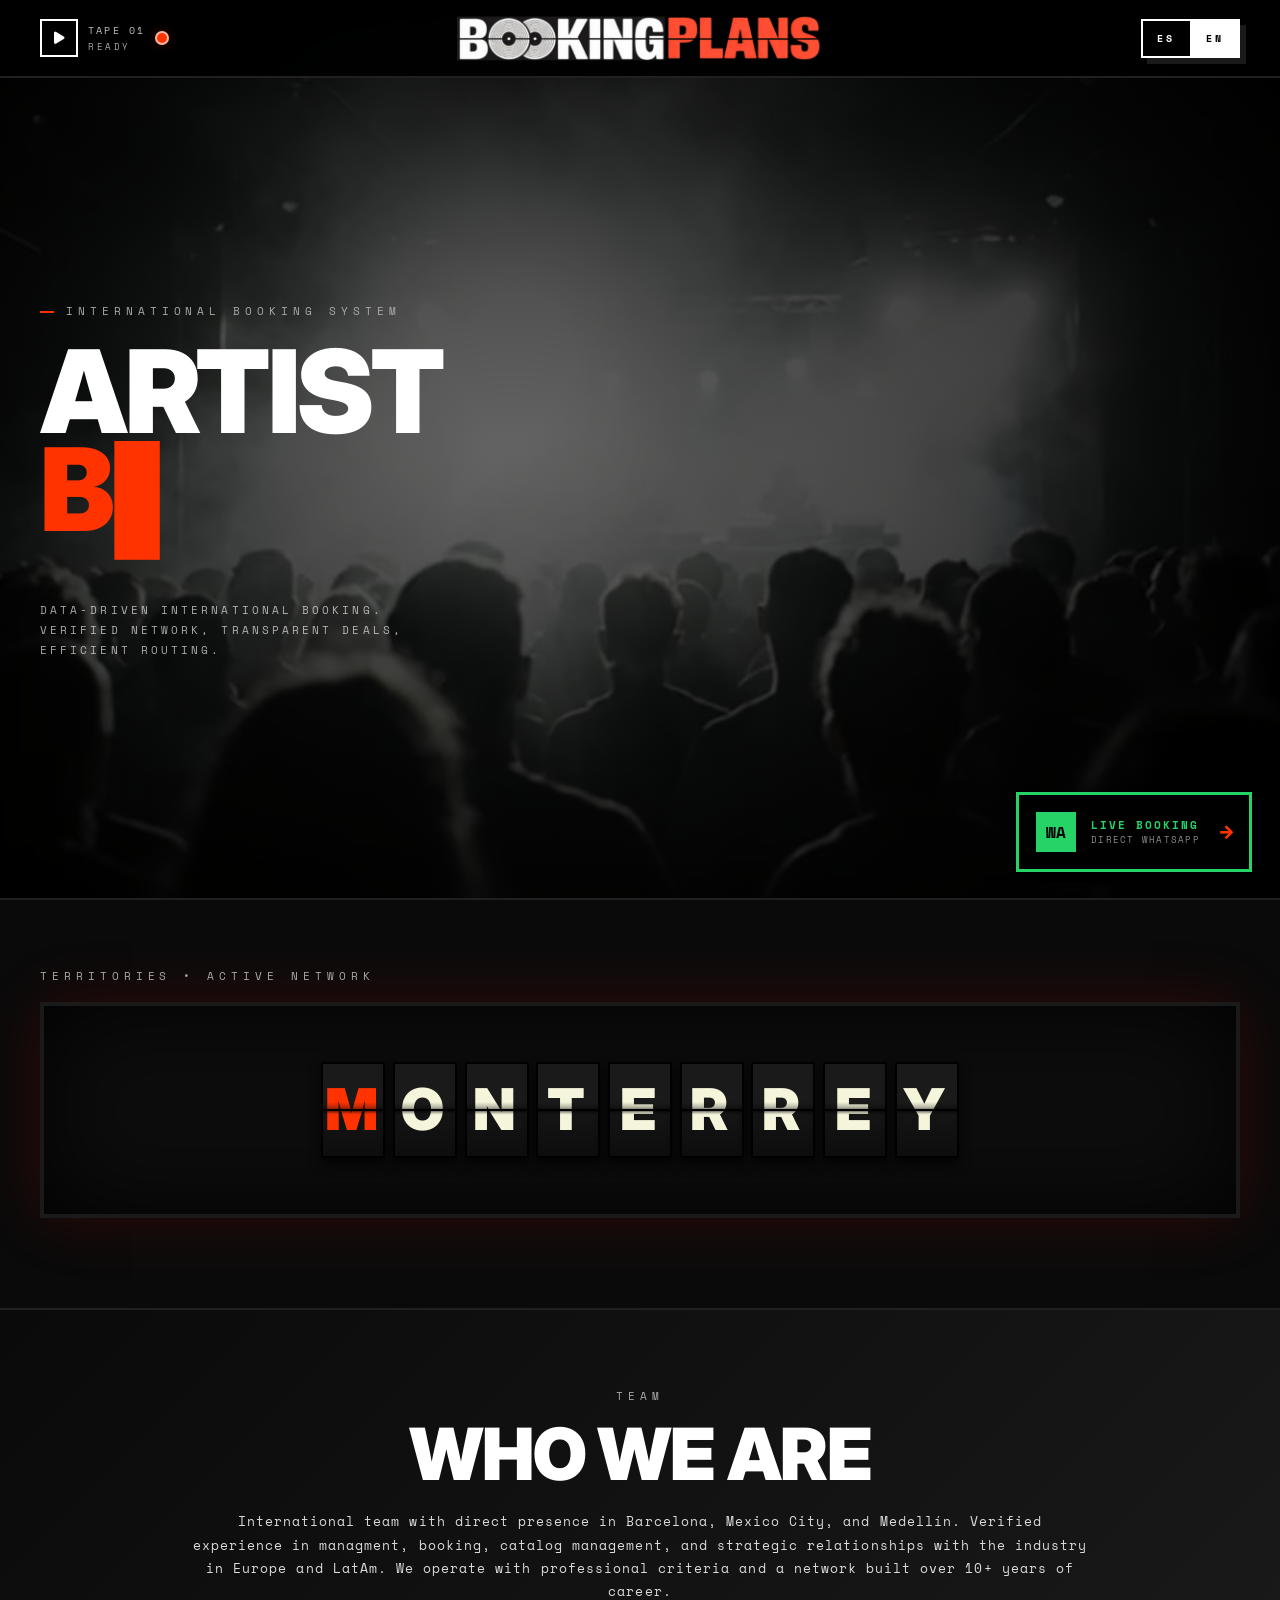
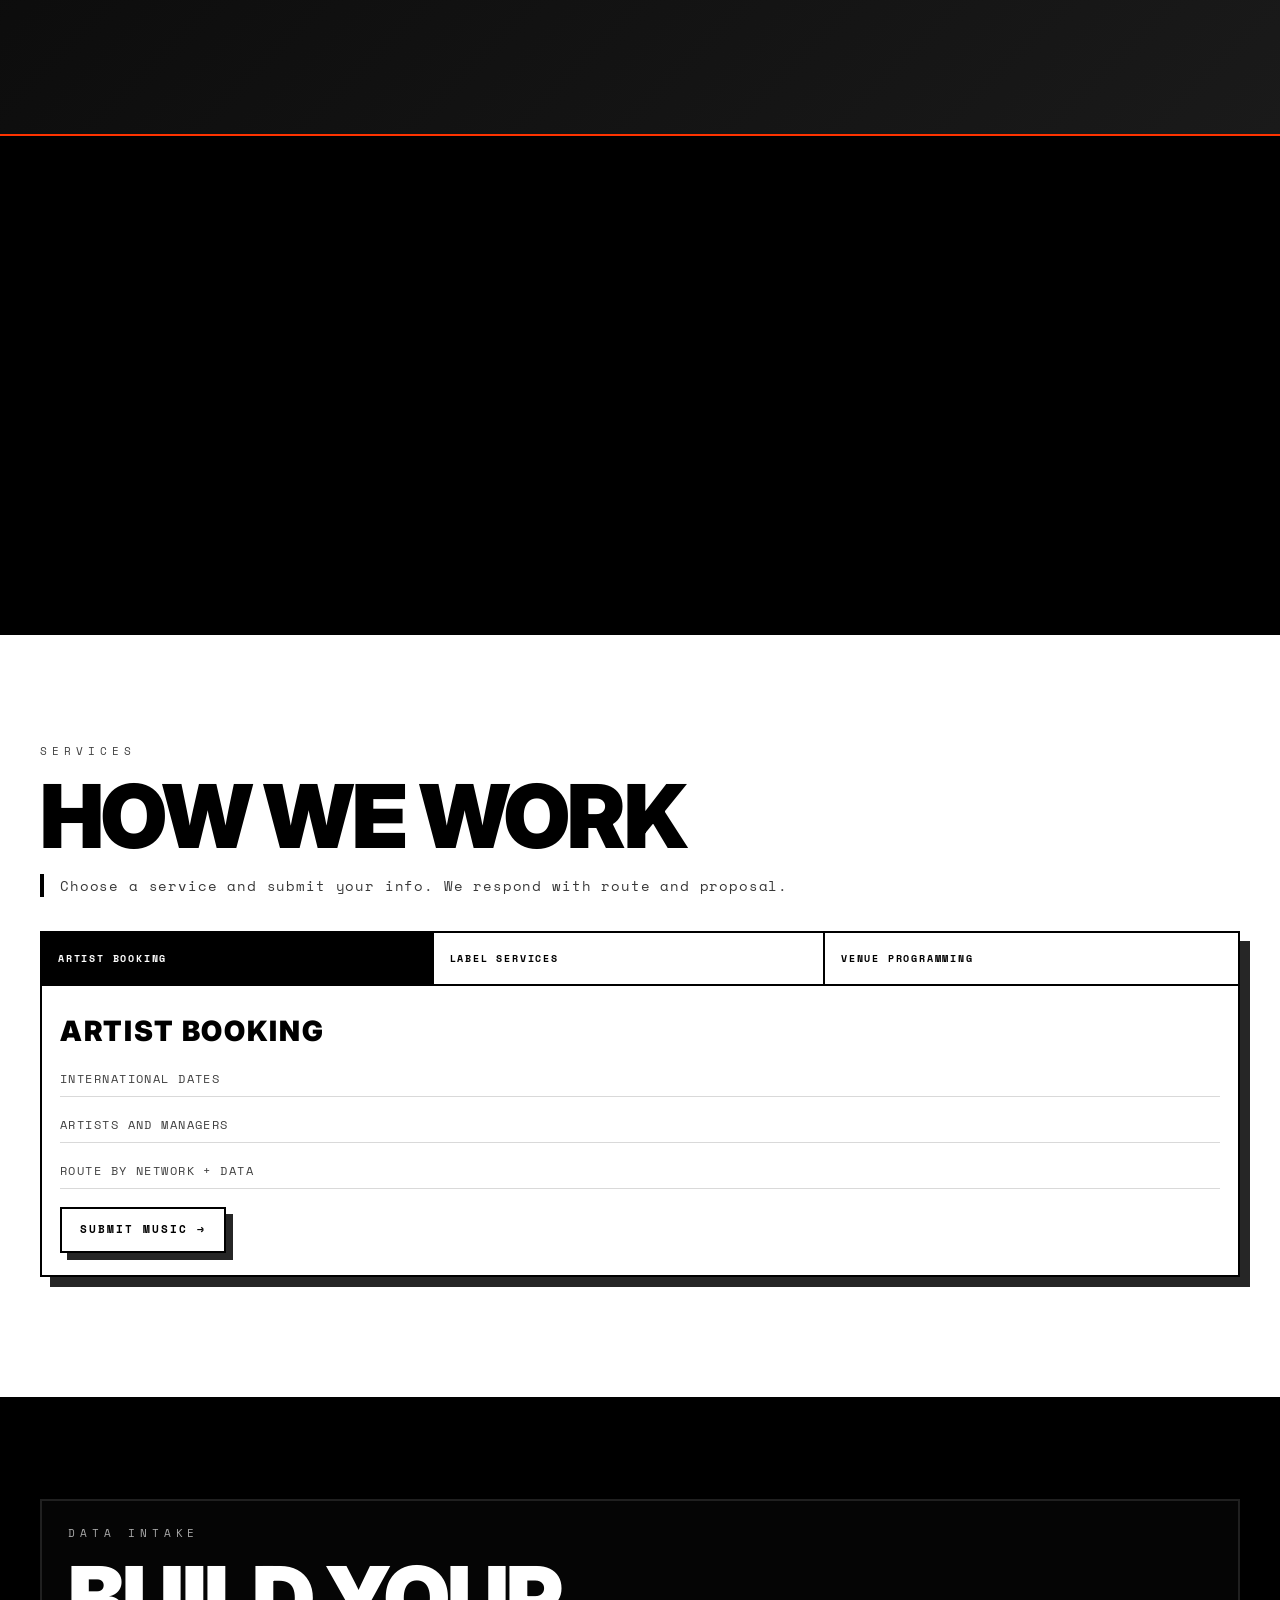
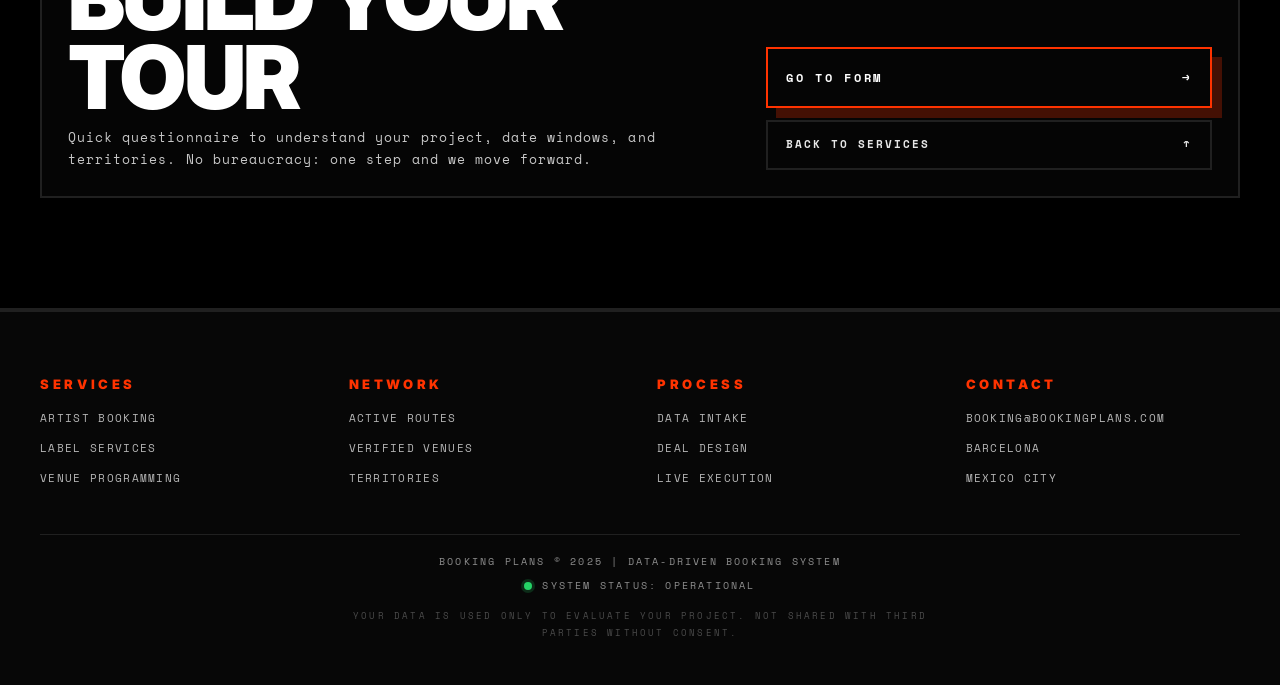
<file: index.html>
<!DOCTYPE html>
<html lang="es">
<head>
  <meta charset="UTF-8" />
  <meta name="viewport" content="width=device-width, initial-scale=1.0" />
  <title>BOOKING PLANS | SISTEMA INTERNACIONAL DE BOOKING</title>
  <meta name="description" content="Sistema de booking analógica. Giras underground. Deals directos." />
      
  <!-- Open Graph / Facebook -->
  <meta property="og:type" content="website" />
  <meta property="og:url" content="https://edumecar.github.io/Book/" />
  <meta property="og:title" content="BOOKING PLANS | Sistema internacional de booking" />
  <meta property="og:description" content="Booking internacional para artistas, sellos y salas. Rutas data-driven, red verificada y deals transparentes desde España, Colombia y México." />
  <meta property="og:image" content="https://edumecar.github.io/Book/assets/og-booking-plans.png" />
  <meta property="og:image:width" content="1200" />
  <meta property="og:image:height" content="630" />
  <meta property="og:image:type" content="image/png" />

  <!-- Twitter Card -->
  <meta name="twitter:card" content="summary_large_image" />
  <meta name="twitter:url" content="https://edumecar.github.io/Book/" />
  <meta name="twitter:title" content="BOOKING PLANS | Sistema internacional de booking" />
  <meta name="twitter:description" content="Booking internacional para artistas, sellos y salas. Rutas data-driven, red verificada y deals transparentes." />
  <meta name="twitter:image" content="https://edumecar.github.io/Book/assets/og-booking-plans.png" />

  <link rel="preconnect" href="https://fonts.googleapis.com">
  <link rel="preconnect" href="https://fonts.gstatic.com" crossorigin>
  <link href="https://fonts.googleapis.com/css2?family=Space+Mono:wght@400;700&family=Inter:wght@700;800;900&display=swap" rel="stylesheet">
  <link rel="stylesheet" href="https://cdnjs.cloudflare.com/ajax/libs/font-awesome/6.4.0/css/all.min.css" media="print" onload="this.media='all'">

  <link rel="stylesheet" href="styles.css">
</head>

<body>
  <!-- Scroll Progress Bar -->
  <div class="progress-bar" id="scrollProgress"></div>

  <div class="layer">
    <!-- HEADER -->
    <header class="header">
      <div class="header-inner">
        <div class="player-mini" id="bp-player" aria-label="Mini player">
          <button class="pp-btn" id="bp-pp" type="button" aria-label="Play/Pause">
            <i class="fa-solid fa-play" id="bp-pp-icon" aria-hidden="true"></i>
          </button>

          <div class="pp-meta" aria-hidden="true">
            <div class="pp-title">TAPE 01</div>
            <div class="pp-status" id="bp-audio-status">READY</div>
          </div>

          <button class="bp-led" id="bp-led" type="button" aria-label="Theme LED" title="Click to change theme"></button>

          <audio id="bp-audio" preload="none" loop src="audio/track.mp3"></audio>
        </div>

        <a href="#hero" class="logo" aria-label="Booking Plans">
          <img id="bp-logo" class="logo-img" src="assets/logo-orange.png" alt="BOOKING PLANS" />
        </a>

        <div class="header-controls">
          <div class="lang-toggle" role="group" aria-label="Language">
            <button class="lang-btn active" data-lang="es" type="button">ES</button>
            <button class="lang-btn" data-lang="en" type="button">EN</button>
          </div>
        </div>
      </div>
    </header>

    <!-- HERO -->
    <section class="hero" id="hero">
      <div class="hero-video" aria-hidden="true">
        <video
        autoplay
        muted
        loop
        playsinline
        webkit-playsinline
        preload="auto"
        disablepictureinpicture
        poster="video/concierto-poster.jpg"
      >
        <source src="video/concierto-background.mp4" type="video/mp4">
      </video>
     </div>

      <div class="wrap hero-content">
        <div class="tag" data-i18n="hero.tag">SISTEMA INTERNACIONAL DE BOOKING</div>

        <h1 class="hero-title">
          ARTIST<br>
          <span class="live" id="typing-text">BOOKING</span>
        </h1>

        <p class="hero-sub" data-i18n="hero.sub">
          BOOKING INTERNACIONAL DATA-DRIVEN. RED VERIFICADA, DEALS TRANSPARENTES, ROUTING EFICIENTE.
        </p>
      </div>
    </section>

    <!-- TERRITORIES - SPLIT-FLAP -->
    <section class="territories" id="territories">
      <div class="wrap">
        <div class="section-label" data-i18n="territories.label">TERRITORIOS • RED ACTIVA</div>

        <div class="splitflap-wrap" aria-label="Territories city board">
          <div class="splitflap-row" id="city-row"></div>
        </div>
      </div>
    </section>

    <!-- QUIÉN ESTÁ DETRÁS -->
    <section class="about" id="about">
      <div class="wrap">
        <div class="section-label" data-i18n="about.label">EQUIPO</div>
        <h2 class="about-title" data-i18n="about.title">QUIÉN ESTÁ DETRÁS</h2>
        <p class="about-text" data-i18n="about.text">
          Equipo internacional con presencia directa en Barcelona, Ciudad de México y Medellín. 
          Experiencia verificada en Managment, Booking, Gestión de Catálogos y Relaciones 
          Estratégicas con la Industria en Europa y LatAm. Operamos con criterio profesional 
          y red construida en más de 10 años de trayectoria.
        </p>
          <!--<div class="about-locations">
          <div class="location-badge">BARCELONA</div>
          <div class="location-badge">CIUDAD DE MÉXICO</div>
          <div class="location-badge">MEDELLÍN</div> -->
        </div>
      </div>
    </section>

    <!-- CÓMO FUNCIONA -->
    <section class="how-it-works" id="how-it-works">
      <div class="wrap">
        <div class="section-label" data-i18n="how.label">PROCESO</div>
        <h2 data-i18n="how.title">CÓMO FUNCIONA</h2>
        <div class="how-steps">
          <div class="step">
            <div class="step-number">01</div>
            <p data-i18n="how.step1">Envías datos básicos: música, territorios y ventanas de fechas.</p>
          </div>
          <div class="step">
            <div class="step-number">02</div>
            <p data-i18n="how.step2">Diseñamos una ruta viable según red, datos y contexto de tu proyecto.</p>
          </div>
          <div class="step">
            <div class="step-number">03</div>
            <p data-i18n="how.step3">Cerramos fechas y deals transparentes, con reporting claro.</p>
          </div>
        </div>
      </div>
    </section>

    <!-- SERVICES -->
    <section class="services" id="services">
      <div class="wrap">
        <div class="section-label" data-i18n="services.label">SERVICIOS</div>
        <h2 data-i18n="services.heading">¿CÓMO TRABAJAMOS?</h2>
        <p class="sub" data-i18n="services.sub">
          Elige un servicio y envía tu info. Respondemos con ruta y propuesta.
        </p>

        <div class="tabs" id="services-tabs">
          <div class="tablist" role="tablist" aria-label="Services tabs">
            <button class="tab" role="tab" aria-selected="true" aria-controls="panel-booking" id="tab-booking" type="button"
              data-i18n="services.tab_artist">BOOKING DE ARTISTAS</button>

            <button class="tab" role="tab" aria-selected="false" aria-controls="panel-label" id="tab-label" type="button"
              data-i18n="services.tab_label">SERVICIOS PARA INDUSTRIA</button>

            <button class="tab" role="tab" aria-selected="false" aria-controls="panel-venue" id="tab-venue" type="button"
              data-i18n="services.tab_venue">PROGRAMACIÓN DE SALAS</button>
          </div>

          <div class="tabpanel active" role="tabpanel" id="panel-booking" aria-labelledby="tab-booking">
            <div class="service-title" data-i18n="services.artist.title">BOOKING DE ARTISTAS</div>
            <ul class="service-points">
              <li data-i18n="services.artist.point1">Fechas internacionales</li>
              <li data-i18n="services.artist.point2">Artistas y Managers</li>
              <li data-i18n="services.artist.point3">Ruta por red + datos</li>
            </ul>
            <a class="mini-cta" href="#book-tour" onclick="event.preventDefault(); window.openBookingModal('artist');" data-i18n="services.artist.cta">ENVIAR MÚSICA →</a>
          </div>

          <div class="tabpanel" role="tabpanel" id="panel-label" aria-labelledby="tab-label">
            <div class="service-title" data-i18n="services.label_service.title">SERVICIOS PARA INDUSTRIA</div>
            <ul class="service-points">
              <li data-i18n="services.label_service.point1">Inversión por objetivos.</li>
              <li data-i18n="services.label_service.point2">Sellos y Distribuidoras.</li>
              <li data-i18n="services.label_service.point3">Negocio diseñado con Red y Datos</li>
            </ul>
            <a class="mini-cta" href="#book-tour" onclick="event.preventDefault(); window.openBookingModal('label');" data-i18n="services.label_service.cta">SOLICITAR PAQUETE →</a>
          </div>

          <div class="tabpanel" role="tabpanel" id="panel-venue" aria-labelledby="tab-venue">
            <div class="service-title" data-i18n="services.venue.title">PROGRAMACIÓN DE SALAS</div>
            <ul class="service-points">
              <li data-i18n="services.venue.point1">Curaduría por escena</li>
              <li data-i18n="services.venue.point2">Fechas listas para ruta: propuesta, hold y confirmación.</li>
              <li data-i18n="services.venue.point3">Local e Internacional.</li>
            </ul>
            <a class="mini-cta" href="#book-tour" onclick="event.preventDefault(); window.openBookingModal('venue');" data-i18n="services.venue.cta">ENVIAR FECHAS →</a>
          </div>
        </div>
      </div>
    </section>

    <!-- BOOK A TOUR -->
    <section class="book" id="book-a-tour">
      <div class="wrap">
        <div class="book-grid">
          <div>
            <div class="section-label" data-i18n="book.label">ENTRADA DE DATOS</div>
            <h2 data-i18n="book.title">ARMA TU GIRA</h2>
            <p data-i18n="book.text">Cuestionario rápido para entender tu proyecto, ventanas de fechas y territorios. Sin burocracia: un paso y seguimos.</p>
          </div>

          <div class="book-actions">
            <button class="cta-primary" onclick="window.openBookingModal();">
              <span data-i18n="book.cta_main">IR AL FORMULARIO</span> <span aria-hidden="true">→</span>
            </button>
            <a class="cta-secondary" href="#services">
              <span data-i18n="book.cta_back">REGRESAR A SERVICIOS</span> <span aria-hidden="true">↑</span>
            </a>
          </div>
        </div>
      </div>
    </section>

    <!-- FOOTER -->
    <footer>
      <div class="wrap">
        <div class="footer-grid">
          <div class="f-col">
            <h3 data-i18n="footer.services_title">SERVICIOS</h3>
            <ul>
              <li><a href="#services" data-i18n="footer.services_artist">Booking de Artistas</a></li>
              <li><a href="#services" data-i18n="footer.services_label">Servicio para Industria</a></li>
              <li><a href="#services" data-i18n="footer.services_venue">Programación en Salas</a></li>
            </ul>
          </div>

          <div class="f-col">
            <h3 data-i18n="footer.network_title">RED</h3>
            <ul>
              <li><a href="#territories" data-i18n="footer.network_routes">Rutas Activas</a></li>
              <li><a href="#territories" data-i18n="footer.network_venues">Salas Verificadas</a></li>
              <li><a href="#territories" data-i18n="footer.network_territories">Territorios</a></li>
            </ul>
          </div>

          <div class="f-col">
            <h3 data-i18n="footer.process_title">PROCESO</h3>
            <ul>
              <li><a href="#how-it-works" data-i18n="footer.process_data">Entrada de Datos</a></li>
              <li><a href="#how-it-works" data-i18n="footer.process_design">Diseño de Negocio</a></li>
              <li><a href="#how-it-works" data-i18n="footer.process_execution">Ejecución en Directo</a></li>
            </ul>
          </div>

          <div class="f-col">
            <h3 data-i18n="footer.contact_title">CONTACTO</h3>
            <ul>
              <li><a href="mailto:booking@bookingplans.com">booking@bookingplans.com</a></li>
              <li><a href="#about" data-i18n="footer.contact_barcelona">Barcelona</a></li>
              <li><a href="#about" data-i18n="footer.contact_mexico">Ciudad de México</a></li>
            </ul>
          </div>
        </div>

        <div class="footer-lang" aria-label="Language">
          <div class="lang-toggle" role="group" aria-label="Language">
            <button class="lang-btn active" data-lang="es" type="button">ES</button>
            <button class="lang-btn" data-lang="en" type="button">EN</button>
          </div>
        </div>

        <div class="footer-bottom">
          <div data-i18n="footer.copyright">BOOKING PLANS © 2025 | DATA-DRIVEN BOOKING SYSTEM</div>
          <div class="status" style="margin-top:6px;">
            <span class="dot" aria-hidden="true"></span>
            <span data-i18n="footer.status">SYSTEM STATUS: OPERATIONAL</span>
          </div>
          <div style="margin-top:12px; font-size:9px; opacity:0.5; max-width:600px; margin-left:auto; margin-right:auto;">
            <span data-i18n="footer.privacy">Tus datos se usan solo para evaluar tu proyecto. No se comparten con terceros sin consentimiento.</span>
          </div>
        </div>
      </div>
    </footer>

    <!-- WhatsApp -->
    <a class="wa-float"
       href="https://wa.me/5512478139?text=Hi%20BOOKING%20PLANS,%20I%20want%20to%20book%20a%20tour"
       target="_blank" rel="noopener"
       aria-label="Direct WhatsApp">
      <div class="wa-box">
        <div class="wa-icon">WA</div>
        <div class="wa-text">
          <div class="wa-title">LIVE BOOKING</div>
          <div class="wa-sub">DIRECT WHATSAPP</div>
        </div>
        <div class="wa-arrow" aria-hidden="true">→</div>
      </div>
    </a>

    <!-- Back to Top -->
    <a href="#hero" class="top-float" aria-label="Back to top">
      <div class="top-box">↑</div>
    </a>
  </div>

  <!-- MODAL UNIFICADO: BOOK A TOUR -->
  <div class="modal-overlay" id="modal-book-tour">
    <div class="modal">
      <div class="modal-header">
        <h2 class="modal-title" data-i18n="modal.unified.title">BOOK A TOUR</h2>
        <button class="modal-close" aria-label="Close modal" type="button">
          <span aria-hidden="true">×</span>
        </button>
      </div>
      
      <div class="modal-privacy-banner">
        <span data-i18n="modal.privacy_banner">🔒 Tus datos se usan solo para evaluar tu proyecto. No se comparten con terceros sin consentimiento.</span>
      </div>

      <form class="modal-form" id="form-unified">
        <!-- SERVICE TYPE SELECTOR -->
        <div class="form-field">
          <label for="service-type" data-i18n="modal.unified.service_type">¿Qué servicio necesitas? *</label>
          <select id="service-type" name="service_type" required>
            <option value="">-- Selecciona --</option>
            <option value="artist" data-i18n="modal.unified.opt_artist">Booking de Artista</option>
            <option value="label" data-i18n="modal.unified.opt_label">Servicios para Industria</option>
            <option value="venue" data-i18n="modal.unified.opt_venue">Programación de Sala</option>
          </select>
        </div>

        <!-- DYNAMIC FIELDS CONTAINER -->
        <div id="dynamic-fields"></div>

        <button type="submit" class="submit-btn" data-i18n="modal.submit">
          <span>ENVIAR</span> <span aria-hidden="true">→</span>
        </button>
      </form>
    </div>
  </div>

  <!-- SUCCESS STATE MODAL -->
  <div class="modal-overlay" id="modal-success">
    <div class="modal modal-success">
      <div class="success-content">
        <div class="success-progress">
          <div class="success-bar-wrap">
            <div class="success-bar" id="success-bar"></div>
          </div>
          <div class="success-status" id="success-status">PROCESSING DATA INTAKE...</div>
          <div class="success-percent" id="success-percent">0%</div>
        </div>

        <div class="success-complete" id="success-complete" style="display:none;">
          <div class="success-icon">✓</div>
          <div class="success-title">DATA RECEIVED</div>
          <div class="success-subtitle">WE'LL BE IN TOUCH</div>
          <div class="success-meta">
            <div class="success-label">STATUS:</div>
            <div class="success-value">OPERATIONAL</div>
          </div>
          <div class="success-meta">
            <div class="success-label">REF:</div>
            <div class="success-value" id="success-ref">#BP-2025-XXXX</div>
          </div>
        </div>
      </div>
      <button class="modal-close" aria-label="Close" type="button" style="display:none;">
        <span aria-hidden="true">×</span>
      </button>
    </div>
  </div>

  <script src="i18n.js"></script>
  <script src="script.js"></script>
</body>
</html>
</file>
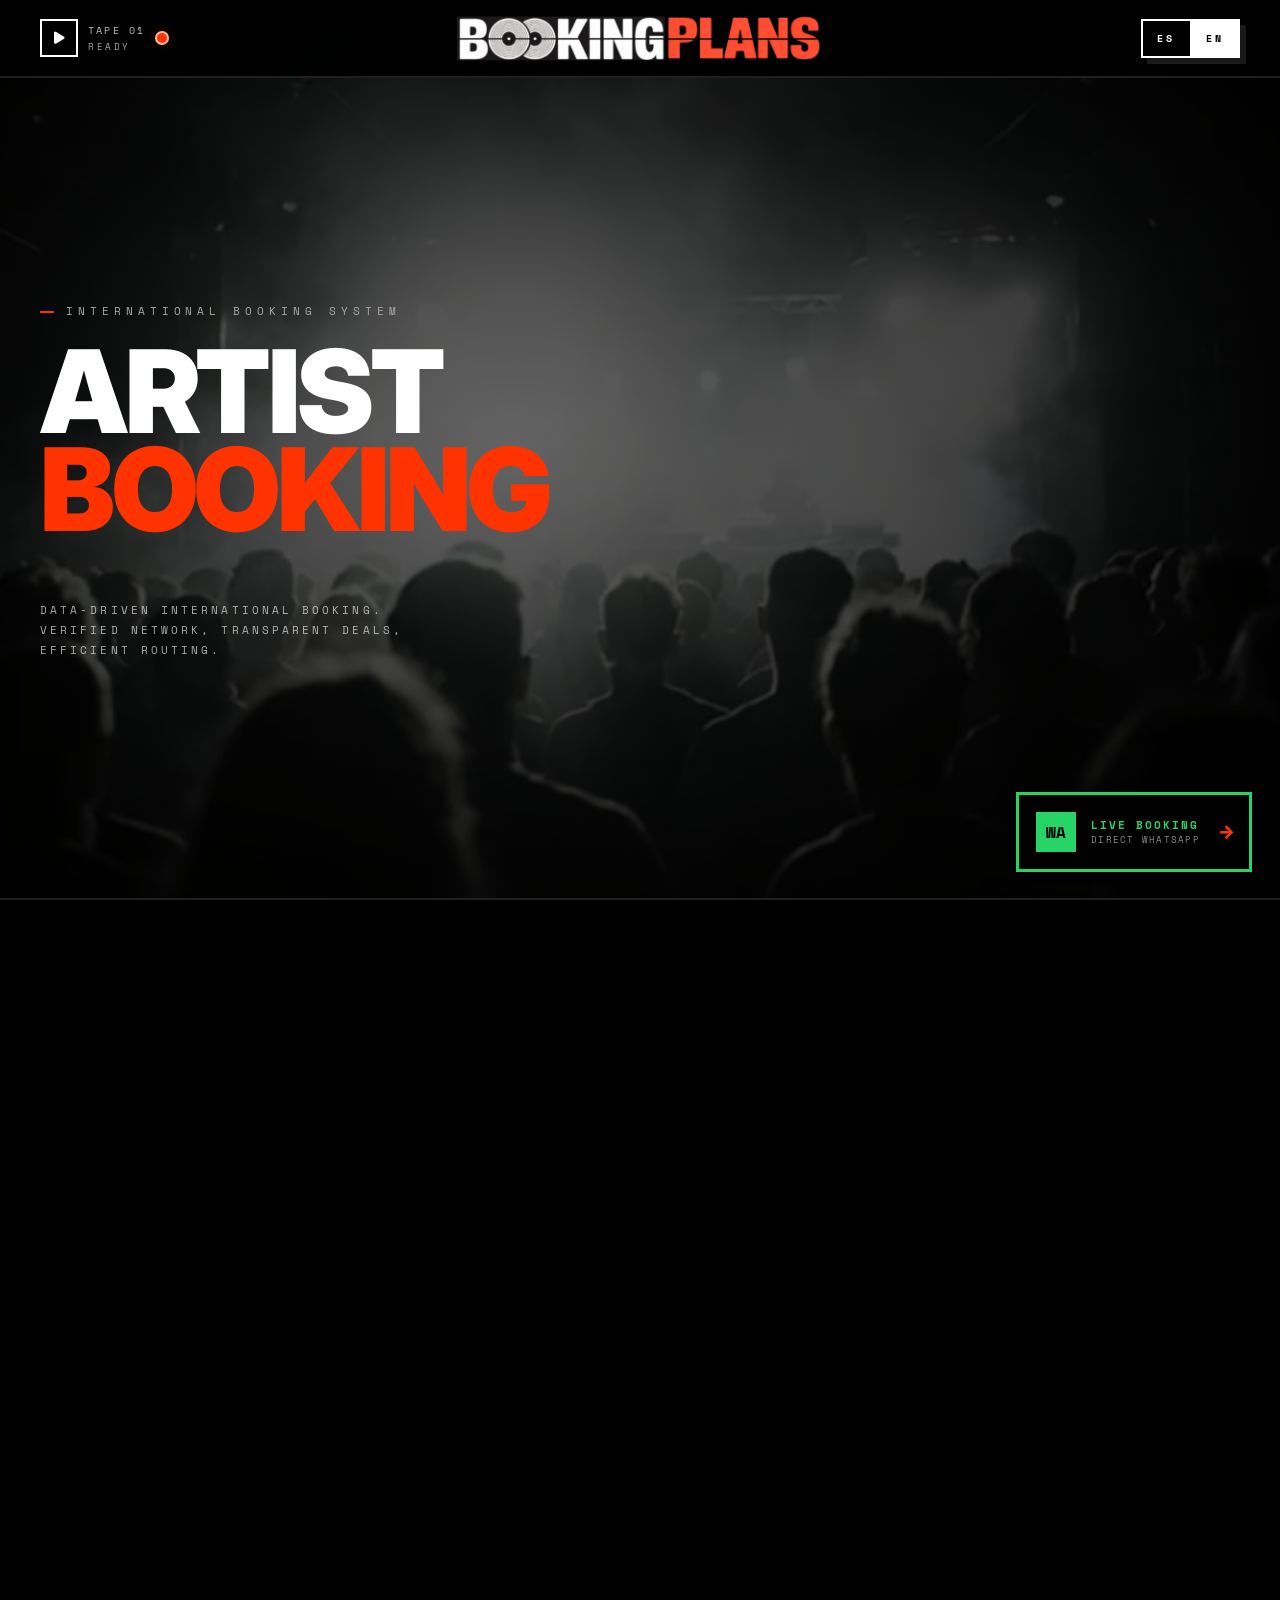
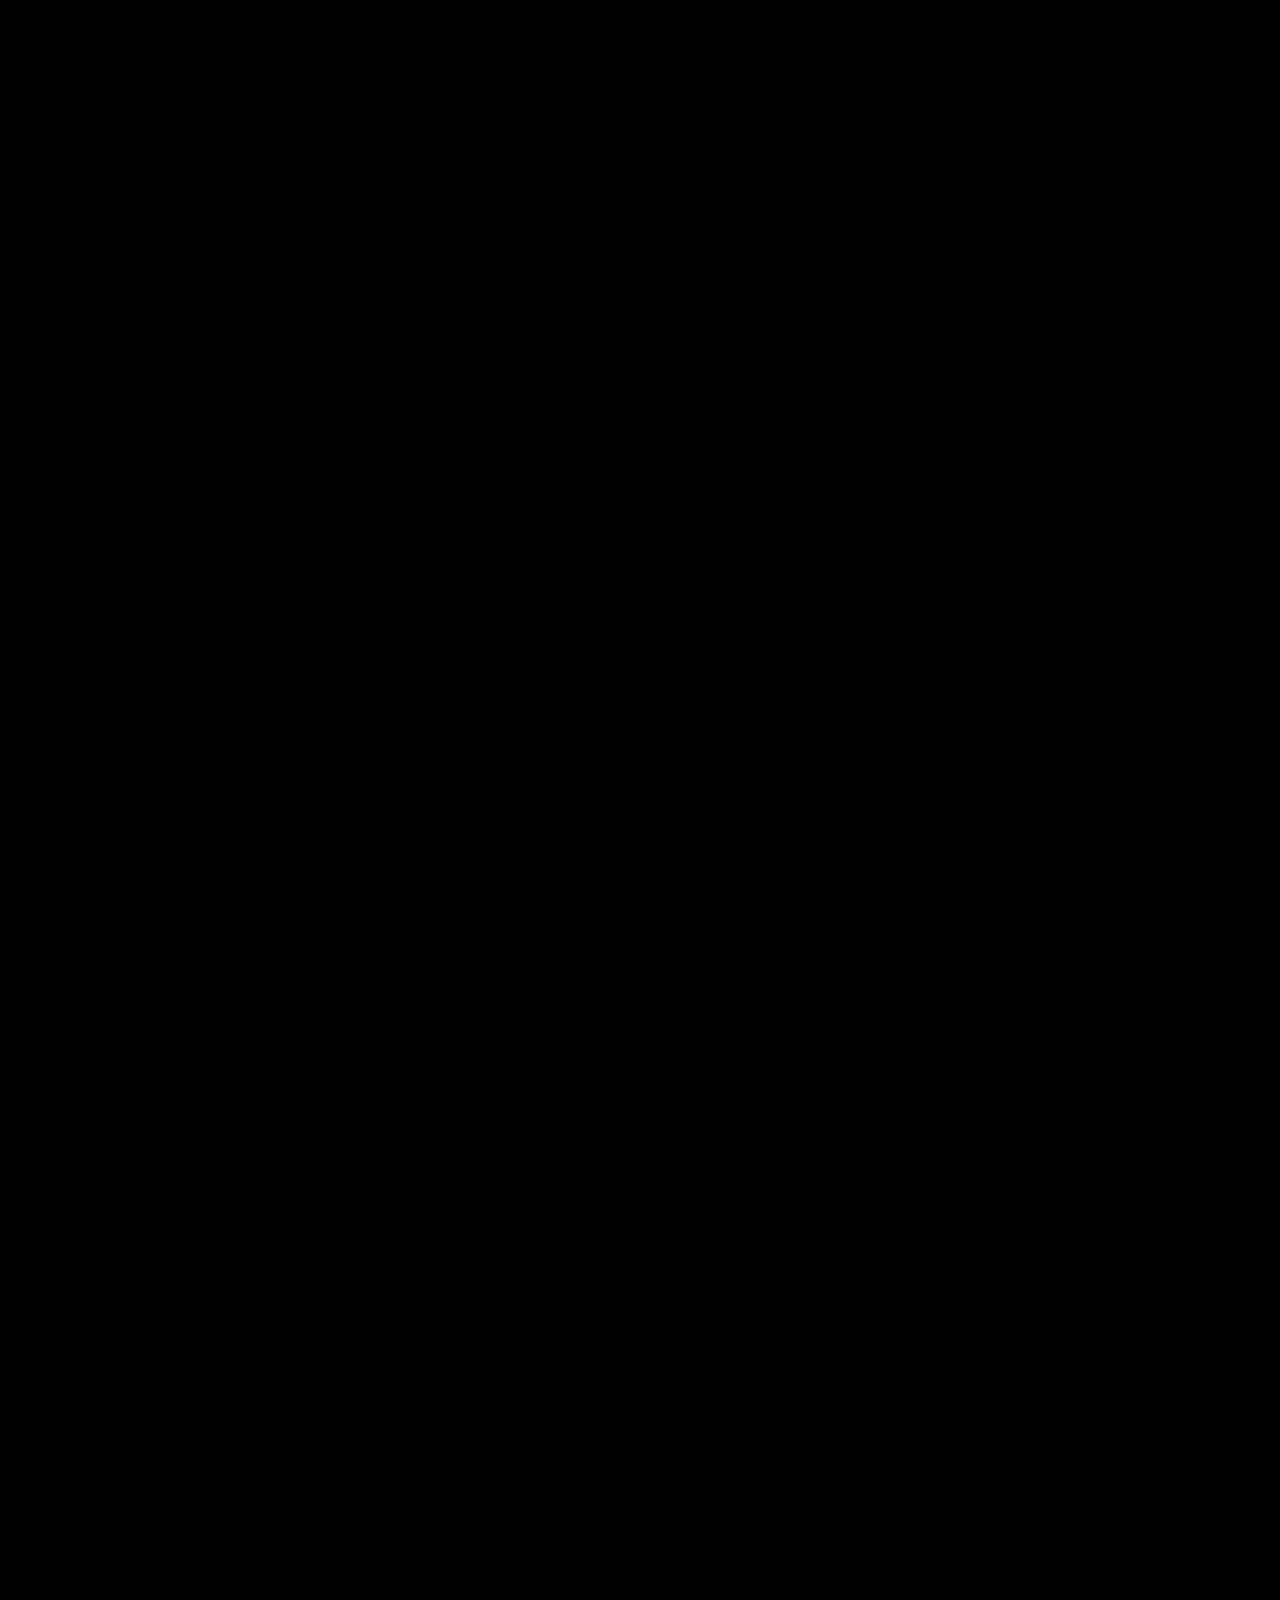
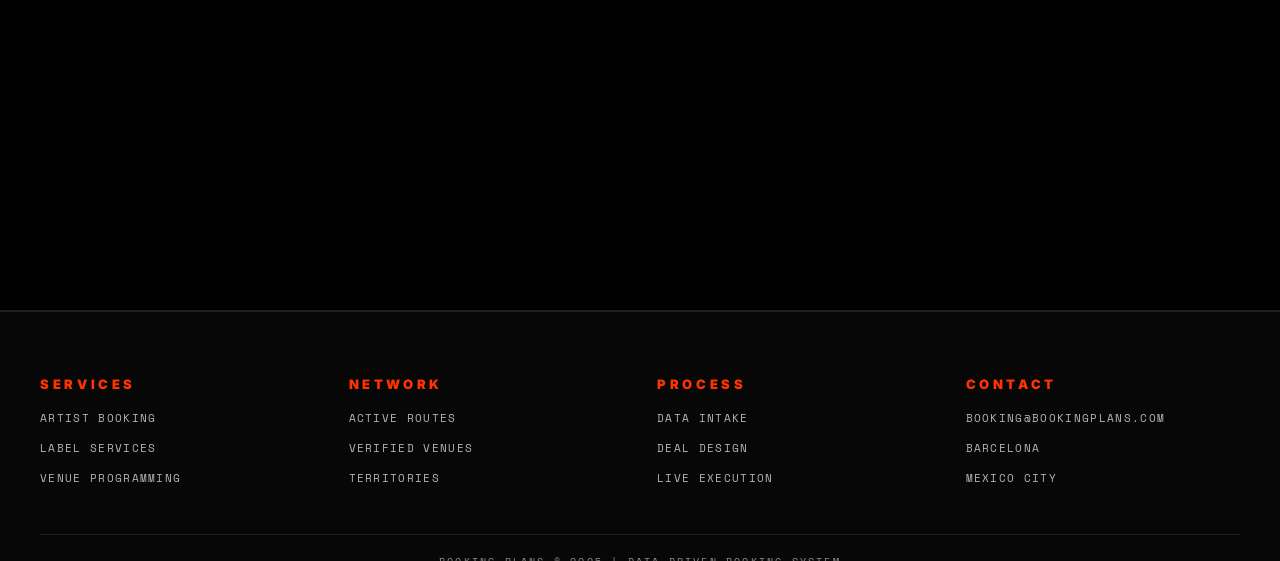
<file: book-a-tour.html>
<!DOCTYPE html>
<html lang="en">
<head>
  <meta charset="UTF-8">
  <meta name="viewport" content="width=device-width, initial-scale=1.0">
  <meta http-equiv="refresh" content="0;url=index.html#book-a-tour">
  <title>Redirecting... | BOOKING PLANS</title>
  <style>
    body {
      margin: 0;
      padding: 0;
      background: #000;
      color: #fff;
      font-family: 'Space Mono', monospace;
      display: flex;
      align-items: center;
      justify-content: center;
      height: 100vh;
      text-align: center;
    }
    .redirect-msg {
      font-size: 14px;
      letter-spacing: 0.28em;
      text-transform: uppercase;
      color: #ff3300;
    }
    .redirect-msg::after {
      content: '...';
      animation: dots 1.5s steps(3, end) infinite;
    }
    @keyframes dots {
      0%, 20% { content: '.'; }
      40% { content: '..'; }
      60%, 100% { content: '...'; }
    }
  </style>
</head>
<body>
  <div class="redirect-msg">REDIRECTING</div>
  <script>
    setTimeout(() => {
      window.location.href = 'index.html#book-a-tour';
    }, 100);
  </script>
</body>
</html>
</file>
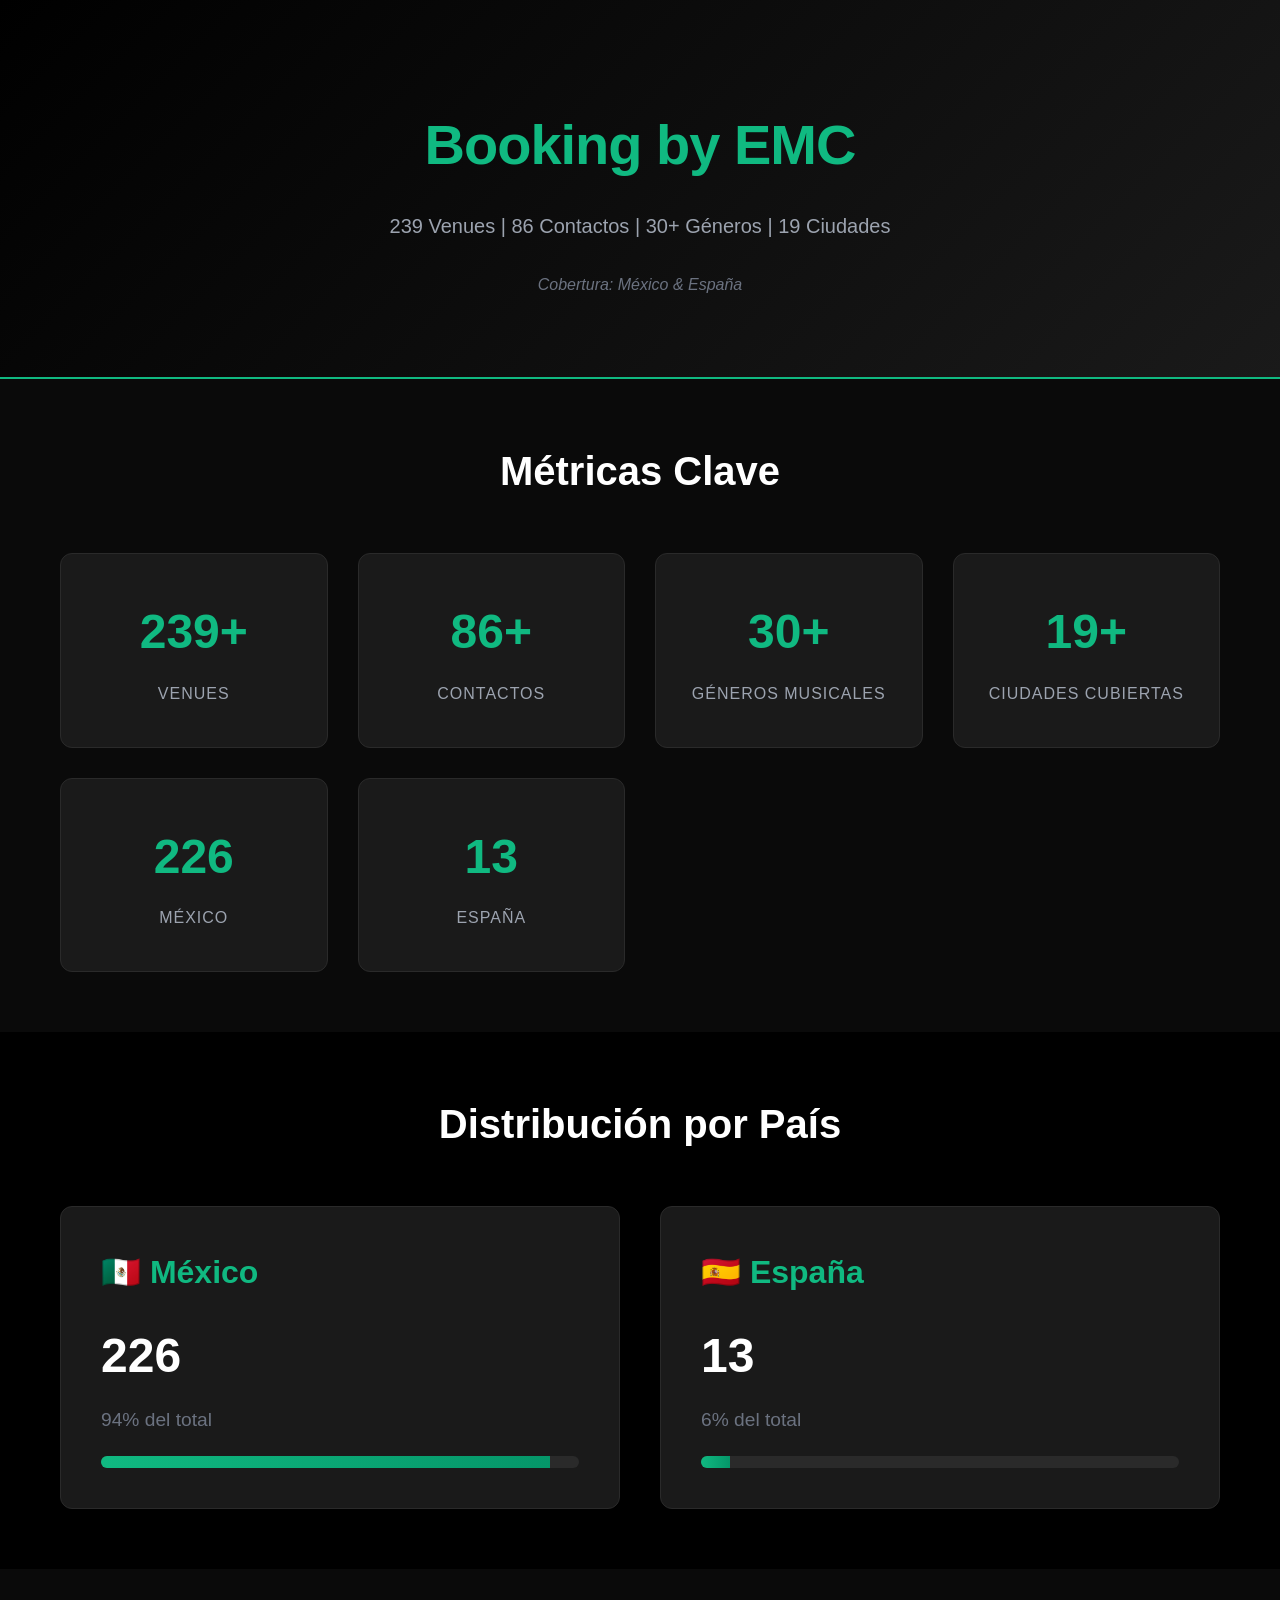
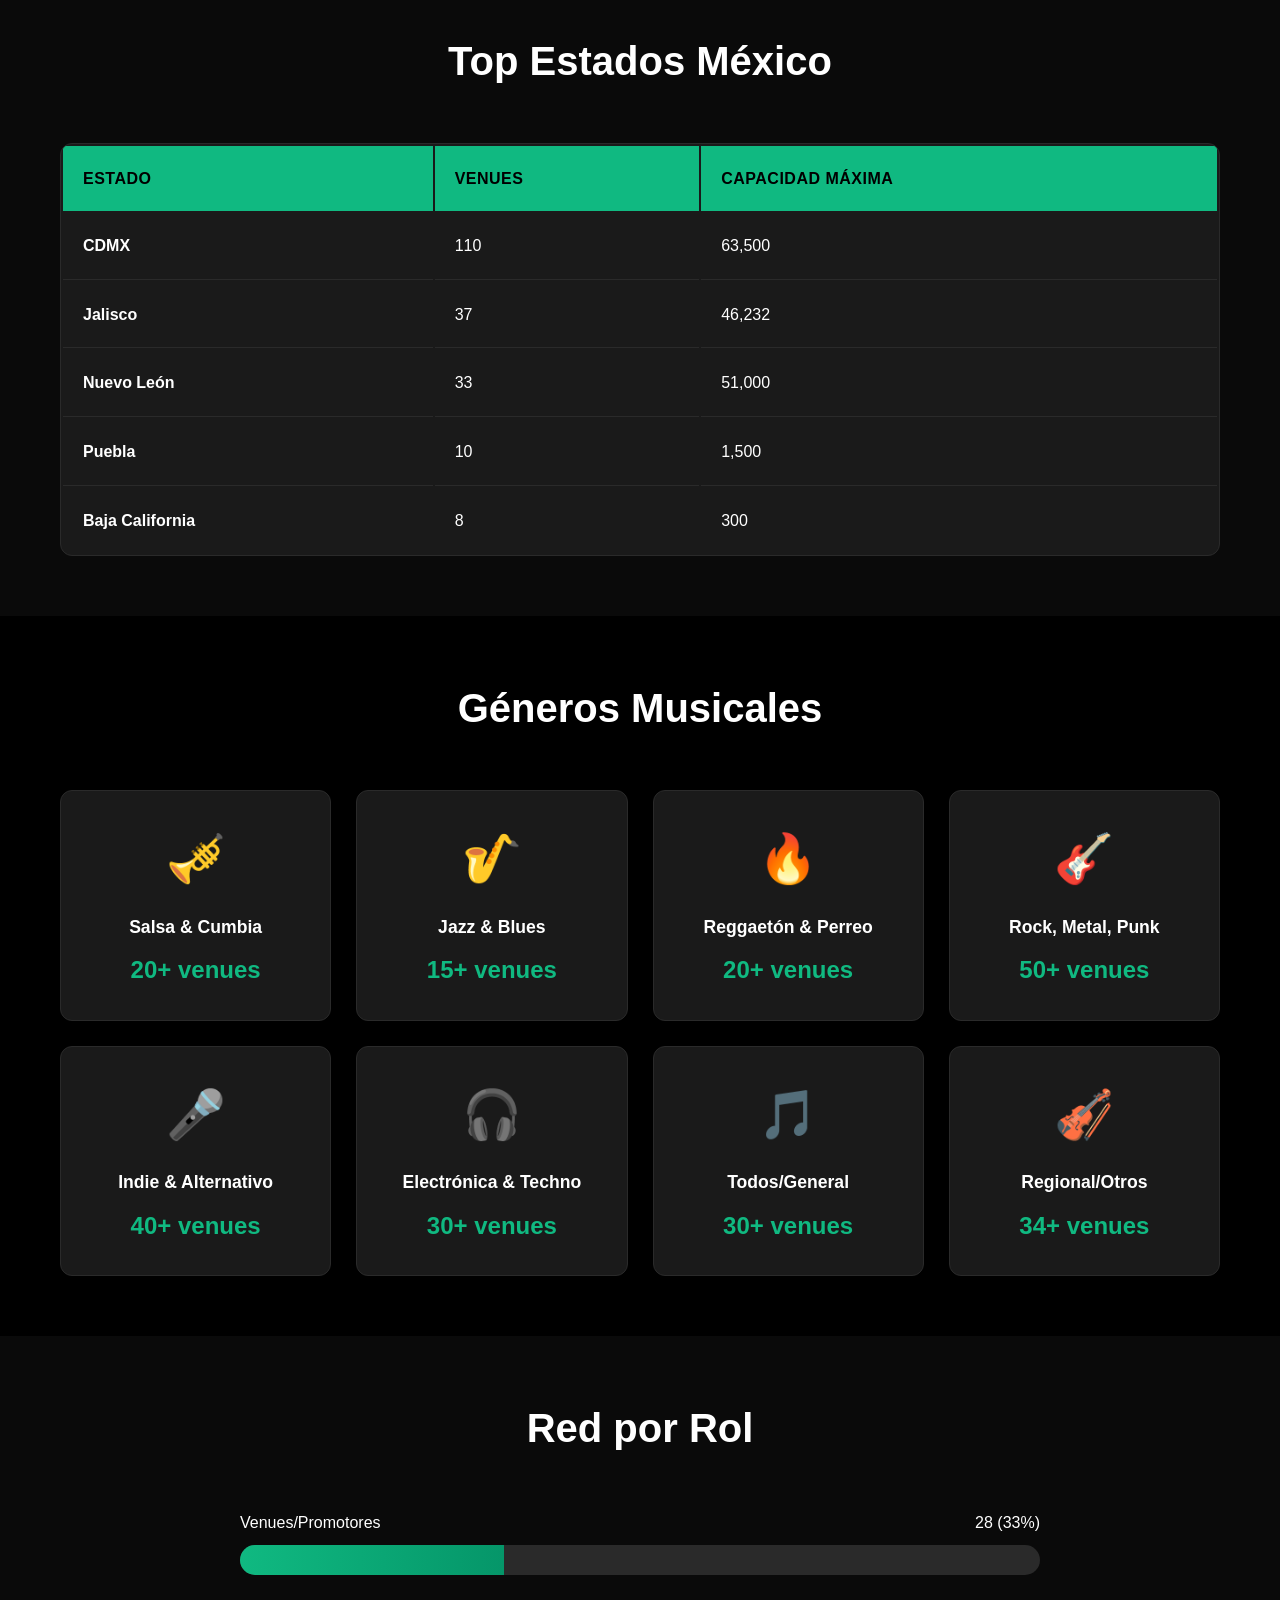
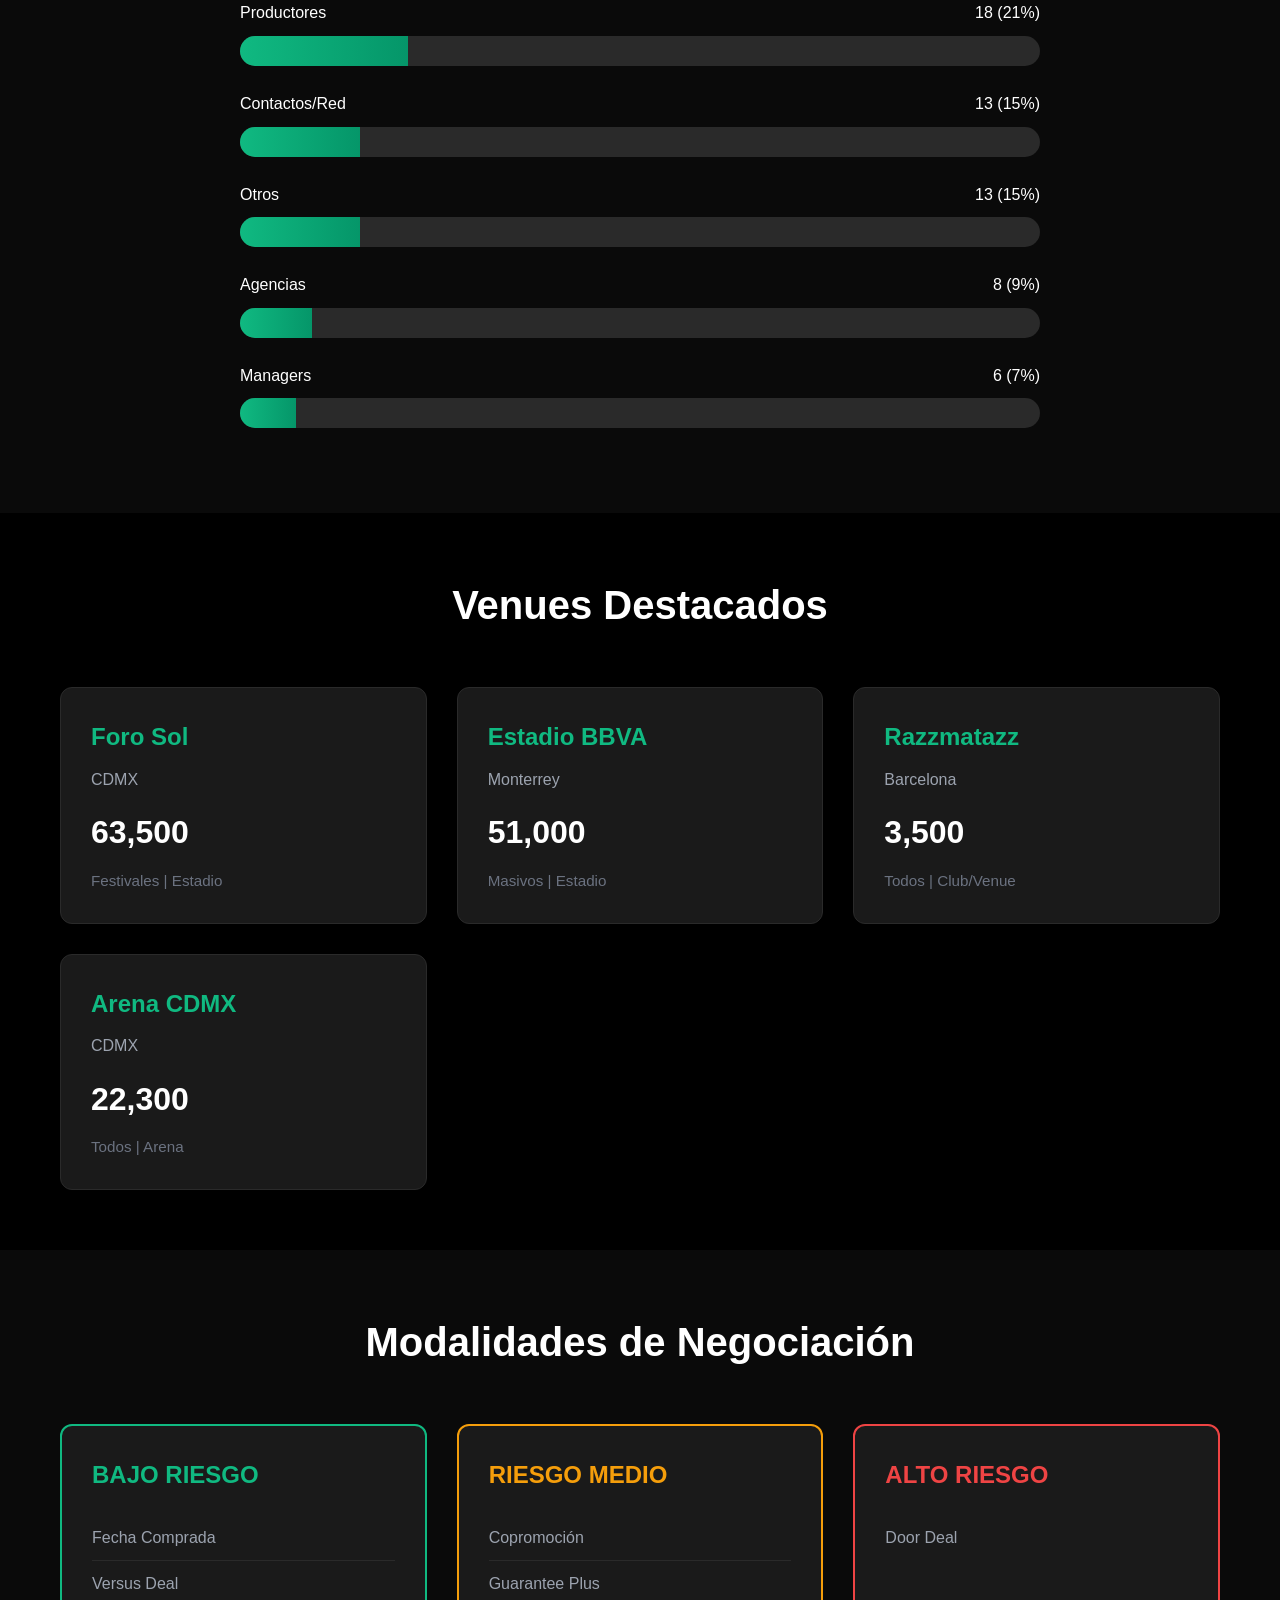
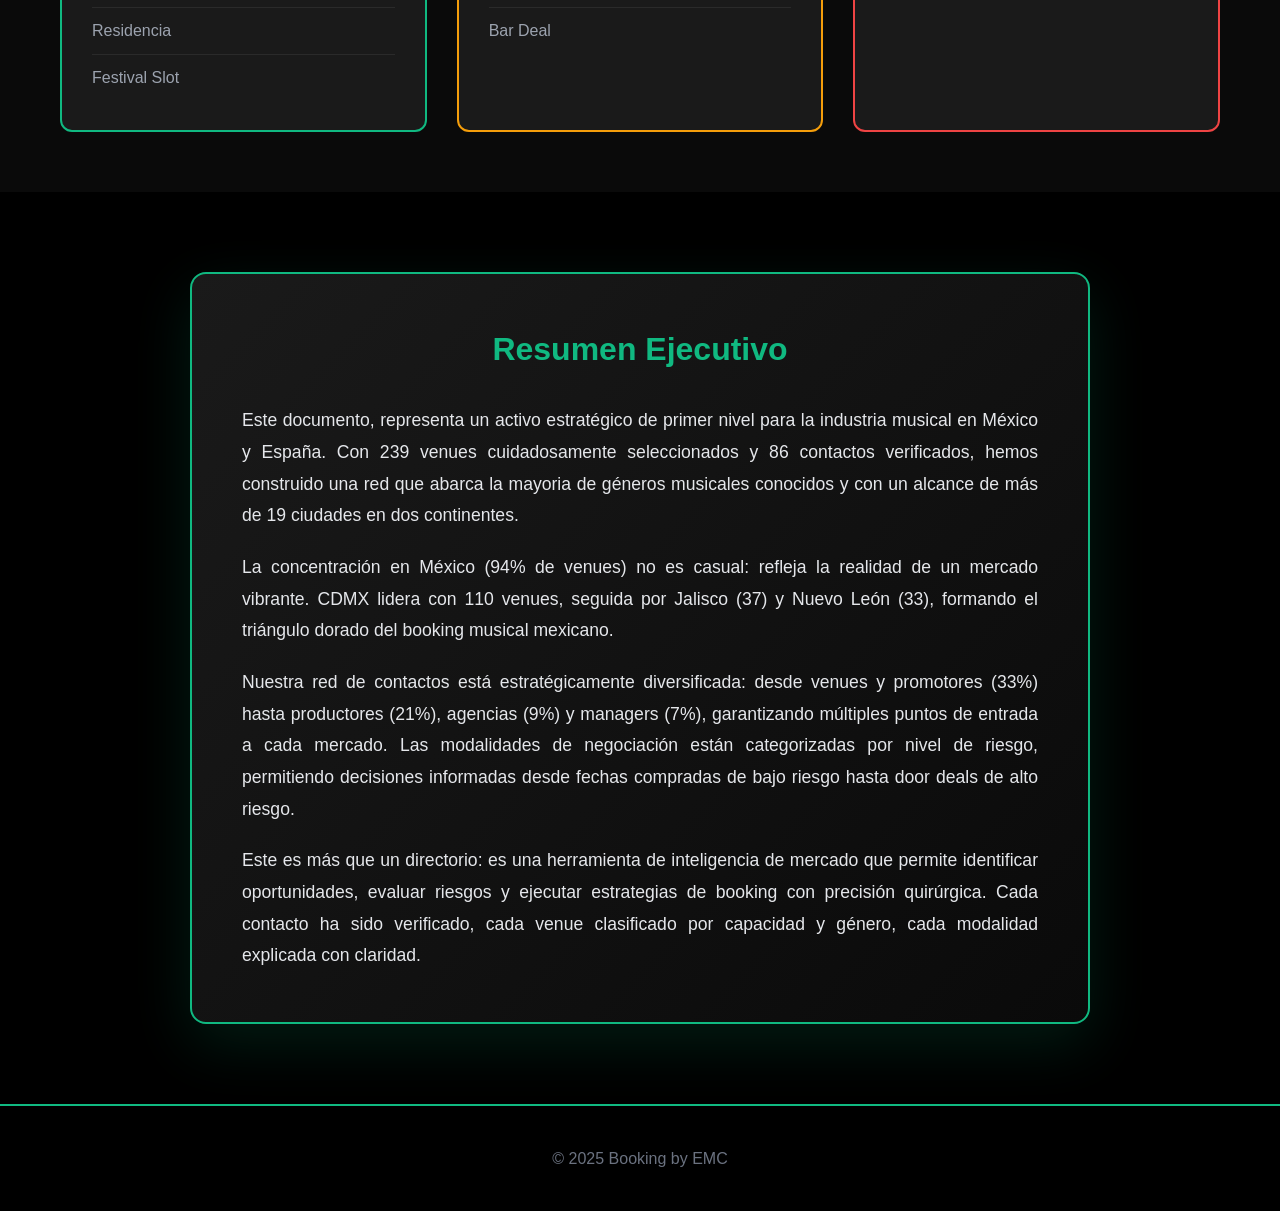
<file: index (2).html>
<!DOCTYPE html>
<html lang="es">
<head>
    <meta charset="UTF-8">
    <meta name="viewport" content="width=device-width, initial-scale=1.0">
    <title>Booking by EMC</title>
    <style>
        * {
            margin: 0;
            padding: 0;
            box-sizing: border-box;
        }

        body {
            font-family: -apple-system, BlinkMacSystemFont, 'Segoe UI', 'Roboto', 'Helvetica', 'Arial', sans-serif;
            background: #000000;
            color: #FFFFFF;
            line-height: 1.6;
            overflow-x: hidden;
        }

        .container {
            max-width: 1200px;
            margin: 0 auto;
            padding: 0 20px;
        }

        /* Hero Section */
        .hero {
            background: linear-gradient(135deg, #000000 0%, #1a1a1a 100%);
            padding: 100px 20px 80px;
            text-align: center;
            border-bottom: 2px solid #10B981;
        }

        .hero-title {
            font-size: 3.5rem;
            font-weight: 700;
            color: #10B981;
            margin-bottom: 20px;
            letter-spacing: -1px;
        }

        .hero-subtitle {
            font-size: 1.25rem;
            color: #9CA3AF;
            margin-bottom: 30px;
        }

        .hero-stats {
            font-size: 1rem;
            color: #6B7280;
            font-style: italic;
        }

        /* Metrics Section */
        .metrics-section {
            padding: 60px 20px;
            background: #0a0a0a;
        }

        .metrics-grid {
            display: grid;
            grid-template-columns: repeat(auto-fit, minmax(250px, 1fr));
            gap: 30px;
            margin-top: 40px;
        }

        .metric-card {
            background: #1a1a1a;
            padding: 40px 30px;
            border-radius: 12px;
            text-align: center;
            transition: transform 0.3s ease, box-shadow 0.3s ease;
            border: 1px solid #2a2a2a;
        }

        .metric-card:hover {
            transform: translateY(-5px);
            box-shadow: 0 10px 30px rgba(16, 185, 129, 0.2);
            border-color: #10B981;
        }

        .metric-number {
            font-size: 3rem;
            font-weight: 700;
            color: #10B981;
            margin-bottom: 10px;
        }

        .metric-label {
            font-size: 1rem;
            color: #9CA3AF;
            text-transform: uppercase;
            letter-spacing: 1px;
        }

        /* Section Headers */
        .section-header {
            text-align: center;
            margin-bottom: 50px;
        }

        .section-title {
            font-size: 2.5rem;
            font-weight: 700;
            color: #FFFFFF;
            margin-bottom: 15px;
        }

        .section-subtitle {
            font-size: 1.1rem;
            color: #6B7280;
        }

        /* Distribution Section */
        .distribution-section {
            padding: 60px 20px;
            background: #000000;
        }

        .distribution-grid {
            display: grid;
            grid-template-columns: repeat(auto-fit, minmax(300px, 1fr));
            gap: 40px;
            margin-top: 40px;
        }

        .distribution-card {
            background: #1a1a1a;
            padding: 40px;
            border-radius: 12px;
            border: 1px solid #2a2a2a;
        }

        .distribution-country {
            font-size: 2rem;
            font-weight: 700;
            color: #10B981;
            margin-bottom: 20px;
        }

        .distribution-venues {
            font-size: 3rem;
            font-weight: 700;
            color: #FFFFFF;
            margin-bottom: 10px;
        }

        .distribution-percentage {
            font-size: 1.2rem;
            color: #6B7280;
        }

        .progress-bar {
            width: 100%;
            height: 12px;
            background: #2a2a2a;
            border-radius: 6px;
            margin-top: 20px;
            overflow: hidden;
        }

        .progress-fill {
            height: 100%;
            background: linear-gradient(90deg, #10B981 0%, #059669 100%);
            transition: width 1s ease;
        }

        /* Table Section */
        .table-section {
            padding: 60px 20px;
            background: #0a0a0a;
        }

        .data-table {
            width: 100%;
            background: #1a1a1a;
            border-radius: 12px;
            overflow: hidden;
            border: 1px solid #2a2a2a;
        }

        .data-table thead {
            background: #10B981;
        }

        .data-table th {
            padding: 20px;
            text-align: left;
            font-weight: 600;
            color: #000000;
            font-size: 1rem;
            text-transform: uppercase;
            letter-spacing: 0.5px;
        }

        .data-table td {
            padding: 20px;
            border-bottom: 1px solid #2a2a2a;
            color: #FFFFFF;
        }

        .data-table tr:hover {
            background: #252525;
        }

        .data-table tr:last-child td {
            border-bottom: none;
        }

        /* Genre Cards */
        .genre-section {
            padding: 60px 20px;
            background: #000000;
        }

        .genre-grid {
            display: grid;
            grid-template-columns: repeat(auto-fit, minmax(250px, 1fr));
            gap: 25px;
            margin-top: 40px;
        }

        .genre-card {
            background: #1a1a1a;
            padding: 30px;
            border-radius: 12px;
            text-align: center;
            border: 1px solid #2a2a2a;
            transition: all 0.3s ease;
        }

        .genre-card:hover {
            transform: translateY(-5px);
            border-color: #10B981;
            background: #252525;
        }

        .genre-emoji {
            font-size: 3rem;
            margin-bottom: 15px;
        }

        .genre-name {
            font-size: 1.1rem;
            font-weight: 600;
            color: #FFFFFF;
            margin-bottom: 10px;
        }

        .genre-count {
            font-size: 1.5rem;
            color: #10B981;
            font-weight: 700;
        }

        /* Contacts Section */
        .contacts-section {
            padding: 60px 20px;
            background: #0a0a0a;
        }

        .contact-bars {
            max-width: 800px;
            margin: 0 auto;
            margin-top: 40px;
        }

        .contact-item {
            margin-bottom: 25px;
        }

        .contact-label {
            display: flex;
            justify-content: space-between;
            margin-bottom: 10px;
            font-size: 1rem;
            color: #FFFFFF;
        }

        .contact-bar {
            width: 100%;
            height: 30px;
            background: #2a2a2a;
            border-radius: 15px;
            overflow: hidden;
        }

        .contact-fill {
            height: 100%;
            background: linear-gradient(90deg, #10B981 0%, #059669 100%);
            display: flex;
            align-items: center;
            padding-left: 15px;
            color: #FFFFFF;
            font-weight: 600;
            font-size: 0.9rem;
            transition: width 1s ease;
        }

        /* Featured Venues */
        .venues-section {
            padding: 60px 20px;
            background: #000000;
        }

        .venues-grid {
            display: grid;
            grid-template-columns: repeat(auto-fit, minmax(280px, 1fr));
            gap: 30px;
            margin-top: 40px;
        }

        .venue-card {
            background: #1a1a1a;
            border-radius: 12px;
            padding: 30px;
            border: 1px solid #2a2a2a;
            transition: all 0.3s ease;
        }

        .venue-card:hover {
            transform: translateY(-5px);
            box-shadow: 0 10px 30px rgba(16, 185, 129, 0.2);
            border-color: #10B981;
        }

        .venue-name {
            font-size: 1.5rem;
            font-weight: 700;
            color: #10B981;
            margin-bottom: 10px;
        }

        .venue-city {
            font-size: 1rem;
            color: #9CA3AF;
            margin-bottom: 15px;
        }

        .venue-capacity {
            font-size: 2rem;
            font-weight: 700;
            color: #FFFFFF;
            margin-bottom: 10px;
        }

        .venue-details {
            color: #6B7280;
            font-size: 0.95rem;
        }

        /* Modalidades Section */
        .modalidades-section {
            padding: 60px 20px;
            background: #0a0a0a;
        }

        .modalidades-grid {
            display: grid;
            grid-template-columns: repeat(auto-fit, minmax(300px, 1fr));
            gap: 30px;
            margin-top: 40px;
        }

        .modalidad-card {
            background: #1a1a1a;
            border-radius: 12px;
            padding: 30px;
            border: 2px solid;
        }

        .modalidad-card.bajo {
            border-color: #10B981;
        }

        .modalidad-card.medio {
            border-color: #F59E0B;
        }

        .modalidad-card.alto {
            border-color: #EF4444;
        }

        .modalidad-title {
            font-size: 1.5rem;
            font-weight: 700;
            margin-bottom: 20px;
        }

        .modalidad-card.bajo .modalidad-title {
            color: #10B981;
        }

        .modalidad-card.medio .modalidad-title {
            color: #F59E0B;
        }

        .modalidad-card.alto .modalidad-title {
            color: #EF4444;
        }

        .modalidad-list {
            list-style: none;
        }

        .modalidad-list li {
            padding: 10px 0;
            color: #9CA3AF;
            border-bottom: 1px solid #2a2a2a;
        }

        .modalidad-list li:last-child {
            border-bottom: none;
        }

        /* Executive Summary */
        .summary-section {
            padding: 80px 20px;
            background: #000000;
        }

        .summary-card {
            max-width: 900px;
            margin: 0 auto;
            background: linear-gradient(135deg, #1a1a1a 0%, #0a0a0a 100%);
            padding: 50px;
            border-radius: 16px;
            border: 2px solid #10B981;
            box-shadow: 0 20px 60px rgba(16, 185, 129, 0.15);
        }

        .summary-title {
            font-size: 2rem;
            font-weight: 700;
            color: #10B981;
            margin-bottom: 30px;
            text-align: center;
        }

        .summary-text {
            font-size: 1.1rem;
            line-height: 1.8;
            color: #E5E7EB;
            text-align: justify;
        }

        .summary-text p {
            margin-bottom: 20px;
        }

        .summary-text p:last-child {
            margin-bottom: 0;
        }

        /* Footer */
        .footer {
            background: #000000;
            padding: 40px 20px;
            text-align: center;
            border-top: 2px solid #10B981;
        }

        .footer-text {
            color: #6B7280;
            font-size: 1rem;
        }

        /* Responsive */
        @media (max-width: 768px) {
            .hero-title {
                font-size: 2.5rem;
            }

            .hero-subtitle {
                font-size: 1rem;
            }

            .section-title {
                font-size: 2rem;
            }

            .metric-number {
                font-size: 2.5rem;
            }

            .summary-card {
                padding: 30px 20px;
            }

            .summary-title {
                font-size: 1.5rem;
            }

            .summary-text {
                font-size: 1rem;
            }
        }

        /* Animations */
        @keyframes fadeIn {
            from {
                opacity: 0;
                transform: translateY(20px);
            }
            to {
                opacity: 1;
                transform: translateY(0);
            }
        }

        .fade-in {
            animation: fadeIn 0.6s ease-out;
        }
    </style>
</head>
<body>
    <!-- Hero Section -->
    <section class="hero fade-in">
        <div class="container">
            <h1 class="hero-title">Booking by EMC</h1>
            <p class="hero-subtitle">239 Venues | 86 Contactos | 30+ Géneros | 19 Ciudades</p>
            <p class="hero-stats">Cobertura: México & España</p>
        </div>
    </section>

    <!-- Metrics Section -->
    <section class="metrics-section">
        <div class="container">
            <div class="section-header">
                <h2 class="section-title">Métricas Clave</h2>
            </div>
            <div class="metrics-grid">
                <div class="metric-card">
                    <div class="metric-number">239+</div>
                    <div class="metric-label">Venues</div>
                </div>
                <div class="metric-card">
                    <div class="metric-number">86+</div>
                    <div class="metric-label">Contactos</div>
                </div>
                <div class="metric-card">
                    <div class="metric-number">30+</div>
                    <div class="metric-label">Géneros Musicales</div>
                </div>
                <div class="metric-card">
                    <div class="metric-number">19+</div>
                    <div class="metric-label">Ciudades Cubiertas</div>
                </div>
                <div class="metric-card">
                    <div class="metric-number">226</div>
                    <div class="metric-label">México</div>
                </div>
                <div class="metric-card">
                    <div class="metric-number">13</div>
                    <div class="metric-label">España</div>
                </div>
            </div>
        </div>
    </section>

    <!-- Distribution Section -->
    <section class="distribution-section">
        <div class="container">
            <div class="section-header">
                <h2 class="section-title">Distribución por País</h2>
            </div>
            <div class="distribution-grid">
                <div class="distribution-card">
                    <div class="distribution-country">🇲🇽 México</div>
                    <div class="distribution-venues">226</div>
                    <div class="distribution-percentage">94% del total</div>
                    <div class="progress-bar">
                        <div class="progress-fill" style="width: 94%"></div>
                    </div>
                </div>
                <div class="distribution-card">
                    <div class="distribution-country">🇪🇸 España</div>
                    <div class="distribution-venues">13</div>
                    <div class="distribution-percentage">6% del total</div>
                    <div class="progress-bar">
                        <div class="progress-fill" style="width: 6%"></div>
                    </div>
                </div>
            </div>
        </div>
    </section>

    <!-- Top States Table -->
    <section class="table-section">
        <div class="container">
            <div class="section-header">
                <h2 class="section-title">Top Estados México</h2>
            </div>
            <table class="data-table">
                <thead>
                    <tr>
                        <th>Estado</th>
                        <th>Venues</th>
                        <th>Capacidad Máxima</th>
                    </tr>
                </thead>
                <tbody>
                    <tr>
                        <td><strong>CDMX</strong></td>
                        <td>110</td>
                        <td>63,500</td>
                    </tr>
                    <tr>
                        <td><strong>Jalisco</strong></td>
                        <td>37</td>
                        <td>46,232</td>
                    </tr>
                    <tr>
                        <td><strong>Nuevo León</strong></td>
                        <td>33</td>
                        <td>51,000</td>
                    </tr>
                    <tr>
                        <td><strong>Puebla</strong></td>
                        <td>10</td>
                        <td>1,500</td>
                    </tr>
                    <tr>
                        <td><strong>Baja California</strong></td>
                        <td>8</td>
                        <td>300</td>
                    </tr>
                </tbody>
            </table>
        </div>
    </section>

    <!-- Genre Categories -->
    <section class="genre-section">
        <div class="container">
            <div class="section-header">
                <h2 class="section-title">Géneros Musicales</h2>
            </div>
            <div class="genre-grid">
                <div class="genre-card">
                    <div class="genre-emoji">🎺</div>
                    <div class="genre-name">Salsa & Cumbia</div>
                    <div class="genre-count">20+ venues</div>
                </div>
                <div class="genre-card">
                    <div class="genre-emoji">🎷</div>
                    <div class="genre-name">Jazz & Blues</div>
                    <div class="genre-count">15+ venues</div>
                </div>
                <div class="genre-card">
                    <div class="genre-emoji">🔥</div>
                    <div class="genre-name">Reggaetón & Perreo</div>
                    <div class="genre-count">20+ venues</div>
                </div>
                <div class="genre-card">
                    <div class="genre-emoji">🎸</div>
                    <div class="genre-name">Rock, Metal, Punk</div>
                    <div class="genre-count">50+ venues</div>
                </div>
                <div class="genre-card">
                    <div class="genre-emoji">🎤</div>
                    <div class="genre-name">Indie & Alternativo</div>
                    <div class="genre-count">40+ venues</div>
                </div>
                <div class="genre-card">
                    <div class="genre-emoji">🎧</div>
                    <div class="genre-name">Electrónica & Techno</div>
                    <div class="genre-count">30+ venues</div>
                </div>
                <div class="genre-card">
                    <div class="genre-emoji">🎵</div>
                    <div class="genre-name">Todos/General</div>
                    <div class="genre-count">30+ venues</div>
                </div>
                <div class="genre-card">
                    <div class="genre-emoji">🎻</div>
                    <div class="genre-name">Regional/Otros</div>
                    <div class="genre-count">34+ venues</div>
                </div>
            </div>
        </div>
    </section>

    <!-- Contacts by Role -->
    <section class="contacts-section">
        <div class="container">
            <div class="section-header">
                <h2 class="section-title">Red por Rol</h2>
            </div>
            <div class="contact-bars">
                <div class="contact-item">
                    <div class="contact-label">
                        <span>Venues/Promotores</span>
                        <span>28 (33%)</span>
                    </div>
                    <div class="contact-bar">
                        <div class="contact-fill" style="width: 33%"></div>
                    </div>
                </div>
                <div class="contact-item">
                    <div class="contact-label">
                        <span>Productores</span>
                        <span>18 (21%)</span>
                    </div>
                    <div class="contact-bar">
                        <div class="contact-fill" style="width: 21%"></div>
                    </div>
                </div>
                <div class="contact-item">
                    <div class="contact-label">
                        <span>Contactos/Red</span>
                        <span>13 (15%)</span>
                    </div>
                    <div class="contact-bar">
                        <div class="contact-fill" style="width: 15%"></div>
                    </div>
                </div>
                <div class="contact-item">
                    <div class="contact-label">
                        <span>Otros</span>
                        <span>13 (15%)</span>
                    </div>
                    <div class="contact-bar">
                        <div class="contact-fill" style="width: 15%"></div>
                    </div>
                </div>
                <div class="contact-item">
                    <div class="contact-label">
                        <span>Agencias</span>
                        <span>8 (9%)</span>
                    </div>
                    <div class="contact-bar">
                        <div class="contact-fill" style="width: 9%"></div>
                    </div>
                </div>
                <div class="contact-item">
                    <div class="contact-label">
                        <span>Managers</span>
                        <span>6 (7%)</span>
                    </div>
                    <div class="contact-bar">
                        <div class="contact-fill" style="width: 7%"></div>
                    </div>
                </div>
            </div>
        </div>
    </section>

    <!-- Featured Venues -->
    <section class="venues-section">
        <div class="container">
            <div class="section-header">
                <h2 class="section-title">Venues Destacados</h2>
            </div>
            <div class="venues-grid">
                <div class="venue-card">
                    <div class="venue-name">Foro Sol</div>
                    <div class="venue-city">CDMX</div>
                    <div class="venue-capacity">63,500</div>
                    <div class="venue-details">Festivales | Estadio</div>
                </div>
                <div class="venue-card">
                    <div class="venue-name">Estadio BBVA</div>
                    <div class="venue-city">Monterrey</div>
                    <div class="venue-capacity">51,000</div>
                    <div class="venue-details">Masivos | Estadio</div>
                </div>
                <div class="venue-card">
                    <div class="venue-name">Razzmatazz</div>
                    <div class="venue-city">Barcelona</div>
                    <div class="venue-capacity">3,500</div>
                    <div class="venue-details">Todos | Club/Venue</div>
                </div>
                <div class="venue-card">
                    <div class="venue-name">Arena CDMX</div>
                    <div class="venue-city">CDMX</div>
                    <div class="venue-capacity">22,300</div>
                    <div class="venue-details">Todos | Arena</div>
                </div>
            </div>
        </div>
    </section>

    <!-- Modalidades -->
    <section class="modalidades-section">
        <div class="container">
            <div class="section-header">
                <h2 class="section-title">Modalidades de Negociación</h2>
            </div>
            <div class="modalidades-grid">
                <div class="modalidad-card bajo">
                    <div class="modalidad-title">BAJO RIESGO</div>
                    <ul class="modalidad-list">
                        <li>Fecha Comprada</li>
                        <li>Versus Deal</li>
                        <li>Residencia</li>
                        <li>Festival Slot</li>
                    </ul>
                </div>
                <div class="modalidad-card medio">
                    <div class="modalidad-title">RIESGO MEDIO</div>
                    <ul class="modalidad-list">
                        <li>Copromoción</li>
                        <li>Guarantee Plus</li>
                        <li>Bar Deal</li>
                    </ul>
                </div>
                <div class="modalidad-card alto">
                    <div class="modalidad-title">ALTO RIESGO</div>
                    <ul class="modalidad-list">
                        <li>Door Deal</li>
                    </ul>
                </div>
            </div>
        </div>
    </section>

    <!-- Executive Summary -->
    <section class="summary-section">
        <div class="container">
            <div class="summary-card">
                <h2 class="summary-title">Resumen Ejecutivo</h2>
                <div class="summary-text">
                    <p>Este documento, representa un activo estratégico de primer nivel para la industria musical en México y España. Con 239 venues cuidadosamente seleccionados y 86 contactos verificados, hemos construido una red que abarca la mayoria de géneros musicales conocidos y con un alcance de más de 19 ciudades en dos continentes.</p>

                    <p>La concentración en México (94% de venues) no es casual: refleja la realidad de un mercado vibrante. CDMX lidera con 110 venues, seguida por Jalisco (37) y Nuevo León (33), formando el triángulo dorado del booking musical mexicano.</p>

                    <p>Nuestra red de contactos está estratégicamente diversificada: desde venues y promotores (33%) hasta productores (21%), agencias (9%) y managers (7%), garantizando múltiples puntos de entrada a cada mercado. Las modalidades de negociación están categorizadas por nivel de riesgo, permitiendo decisiones informadas desde fechas compradas de bajo riesgo hasta door deals de alto riesgo.</p>

                    <p>Este es más que un directorio: es una herramienta de inteligencia de mercado que permite identificar oportunidades, evaluar riesgos y ejecutar estrategias de booking con precisión quirúrgica. Cada contacto ha sido verificado, cada venue clasificado por capacidad y género, cada modalidad explicada con claridad.</p>
                </div>
            </div>
        </div>
    </section>

    <!-- Footer -->
    <footer class="footer">
        <div class="container">
            <p class="footer-text">© 2025 Booking by EMC</p>
        </div>
    </footer>
</body>
</html>
</file>
<file: styles.css>
:root{
  --black:#000;
  --white:#fff;
  --ink:#0b0b0b;
  --panel:#101217;
  --line:#202020;
  --muted:#a9a9a9;

  --accent:#ff3300;
  --accent-shadow: rgba(255,51,0,0.25);

  --wa:#25D366;

  --mono:'Space Mono', monospace;
  --sans:'Inter', -apple-system, system-ui, Segoe UI, Roboto, Arial, sans-serif;

  --max: 1400px;
  --pad: 40px;
}

*{margin:0;padding:0;box-sizing:border-box;}
html{scroll-behavior:smooth; overflow-x:hidden;}
body{
  background:var(--black);
  color:var(--white);
  font-family:var(--sans);
  line-height:1.25;
  overflow-x:hidden;
}
::selection{background:var(--accent); color:var(--black);}

body::before{
  content:"";
  position:fixed; inset:0;
  pointer-events:none;
  z-index:0;
  opacity:0.06;
  background-image:url("data:image/svg+xml,%3Csvg viewBox='0 0 200 200' xmlns='http://www.w3.org/2000/svg'%3E%3Cfilter id='n'%3E%3CfeTurbulence type='fractalNoise' baseFrequency='0.75' numOctaves='2' stitchTiles='stitch'/%3E%3C/filter%3E%3Crect width='100%25' height='100%25' filter='url(%23n)'/%3E%3C/svg%3E");
}
body::after{
  content:"";
  position:fixed; inset:0;
  pointer-events:none;
  z-index:0;
  opacity:0.05;
  background:linear-gradient(to bottom, transparent 50%, rgba(255,255,255,0.04) 50%);
  background-size:100% 4px;
  animation:scan 0.9s linear infinite;
}
@keyframes scan{to{transform:translateY(4px)}}

.layer{position:relative; z-index:1;}

.progress-bar{
  position:fixed;
  top:0;
  left:0;
  height:3px;
  background:var(--accent);
  z-index:9999;
  transform-origin:left;
  transform:scaleX(0);
  transition:transform 0.1s ease-out;
}

.header{
  position:fixed; top:0; left:0; right:0;
  z-index:2000;
  background:rgba(0,0,0,0.92);
  border-bottom:2px solid var(--line);
  backdrop-filter:blur(10px);
}
.header-inner{
  max-width:1600px;
  margin:0 auto;
  padding:14px var(--pad);
  display:grid;
  grid-template-columns: 1fr auto 1fr;
  align-items:center;
  gap:18px;
}

.player-mini{
  display:flex;
  align-items:center;
  gap:10px;
  justify-self:start;
}
.pp-btn{
  width:38px;
  height:38px;
  border:2px solid var(--white);
  background:transparent;
  color:var(--white);
  display:flex;
  align-items:center;
  justify-content:center;
  cursor:pointer;
  transition:transform 0.15s ease, border-color 0.15s ease;
}
.pp-btn:hover{
  transform:scale(1.05);
  border-color:var(--accent);
}
.pp-btn:disabled{
  opacity:0.5;
  cursor:not-allowed;
}

#bp-pp-icon{ font-size:14px; line-height:1; }

.pp-meta{ display:flex; flex-direction:column; line-height:1; }
.pp-title{
  font-family:var(--mono);
  font-size:10px;
  letter-spacing:0.22em;
  color:rgba(255,255,255,0.75);
  text-transform:uppercase;
}
.pp-status{
  margin-top:6px;
  font-family:var(--mono);
  font-size:9px;
  letter-spacing:0.28em;
  color:rgba(255,255,255,0.65);
  text-transform:uppercase;
}
.bp-led{
  width:14px;
  height:14px;
  border-radius:999px;
  border:2px solid rgba(255,255,255,0.65);
  background:var(--accent);
  box-shadow:0 0 10px var(--accent-shadow);
  cursor:pointer;
  transition:transform 0.2s ease;
}
.bp-led:hover{
  transform:scale(1.2);
}
.player-mini.is-playing .bp-led{ animation:bpBlink 0.7s steps(2,end) infinite; }
@keyframes bpBlink{ 50%{ opacity:0.25; } }

@media (max-width: 620px){
  .pp-meta{ display:none; }
  .pp-btn{ width:36px; height:36px; }
}

.logo{
  text-decoration:none;
  position:relative;
  text-align:center;
  white-space:nowrap;
  padding:0;
  display:flex;
  align-items:center;
  justify-content:center;
}
.logo::before,.logo::after{ display:none; }

.logo-img{
  height:48px;
  width:auto;
  display:block;
  transition:transform 0.3s ease;
}
.logo:hover .logo-img{
  transform:scale(1.05);
}

.header-controls{
  justify-self:end;
  display:flex;
  align-items:center;
  gap:10px;
}

.lang-toggle{
  display:flex;
  border:2px solid var(--white);
  background:transparent;
  box-shadow:6px 6px 0 rgba(255,255,255,0.10);
  transition:box-shadow 0.15s ease;
}
.lang-toggle:hover{
  box-shadow:3px 3px 0 rgba(255,255,255,0.10);
}
.lang-btn{
  border:0;
  background:transparent;
  color:var(--white);
  padding:10px 14px;
  font-family:var(--mono);
  font-size:10px;
  letter-spacing:0.32em;
  font-weight:800;
  text-transform:uppercase;
  cursor:pointer;
  border-right:2px solid var(--white);
  transition:background 0.2s ease, color 0.2s ease;
}
.lang-btn:last-child{border-right:none;}
.lang-btn.active{
  background:var(--white);
  color:var(--black);
}
.lang-btn:focus{
  outline:3px solid var(--accent);
  outline-offset:-3px;
}

section{
  width:100%;
  opacity:0;
  transform:translateY(30px);
  transition:opacity 0.6s ease, transform 0.6s ease;
}
section.visible{
  opacity:1;
  transform:translateY(0);
}
.wrap{
  max-width:var(--max);
  margin:0 auto;
  padding:0 var(--pad);
}

.hero{
  min-height:100vh;
  padding-top:120px;
  padding-bottom:60px;
  position:relative;
  display:flex;
  align-items:center;
  border-bottom:2px solid var(--line);
  overflow:hidden;
  opacity:1 !important;
  transform:translateY(0) !important;
}
.hero-video{
  position:absolute; inset:0;
  z-index:0;
  background:#000;
}
.hero-video video{
  position:absolute;
  top:50%; left:50%;
  transform:translate(-50%,-50%);
  min-width:100%;
  min-height:100%;
  width:auto;
  height:auto;
  filter: grayscale(60%) contrast(105%) brightness(65%);
}
.hero-video::after{
  content:"";
  position:absolute; inset:0;
  background:radial-gradient(
    ellipse at 40% 50%, 
    rgba(0,0,0,0.4) 0%, 
    rgba(0,0,0,0.85) 100%
  );
}
.hero-content{
  position:relative; z-index:1;
  width:100%;
}
.tag{
  font-family:var(--mono);
  font-size:11px;
  letter-spacing:0.45em;
  text-transform:uppercase;
  color:var(--muted);
  margin-bottom:24px;
  display:inline-flex;
  align-items:center;
  gap:12px;
}
.tag::before{
  content:"";
  width:14px; height:2px;
  background:var(--accent);
  display:inline-block;
}
.hero-title{
  font-weight:900;
  text-transform:uppercase;
  letter-spacing:-0.03em;
  line-height:0.85;
  font-size: clamp(54px, 9vw, 140px);
  margin-bottom:22px;
}
.hero-title .live{
  display:block;
  color:var(--accent);
  height:1.2em;
  overflow:hidden;
  position:relative;
}
.hero-title .live::after{
  content:'▌';
  animation:blink 0.7s steps(2) infinite;
  margin-left:4px;
  display:inline-block;
}
@keyframes blink{
  50%{ opacity:0; }
}

.hero-sub{
  font-family: var(--mono);
  font-size: 11px;
  letter-spacing: 0.28em;
  text-transform: uppercase;
  opacity: 0.65;
  line-height: 1.8;
  margin-top: 22px;
  max-width: 56ch;
}

/* ===== SPLIT-FLAP RETRO ===== */
.territories{
  padding:70px 0 90px;
  border-bottom:2px solid var(--line);
  background:#0a0a0a;
}
.section-label{
  font-family:var(--mono);
  font-size:11px;
  letter-spacing:0.45em;
  color:var(--muted);
  text-transform:uppercase;
  margin-bottom:18px;
}

.splitflap-wrap{
  background:#0d0d0d;
  border:4px solid #1a1a1a;
  border-radius:0;
  padding:clamp(32px, 5vw, 56px) clamp(16px, 3vw, 28px);
  box-shadow:inset 0 0 100px rgba(0,0,0,0.9), 0 0 60px rgba(255,0,0,0.15);
  display:flex;
  justify-content:center;
  align-items:center;
}

.splitflap-row{
  display:flex;
  flex-wrap:wrap;
  gap:clamp(3px, 0.6vw, 10px);
  justify-content:center;
  perspective:2000px;
}

.cell{
  position:relative;
  width:clamp(42px, 5vw, 90px);
  height:clamp(64px, 7.5vw, 140px);
  background:#1a1a1a;
  border:2px solid #000;
  border-radius:2px;
  overflow:hidden;
  box-shadow:inset 0 2px 8px rgba(0,0,0,0.9), 0 6px 12px rgba(0,0,0,0.8);
  transition:filter 0.15s ease;
}

.cell.flipping{
  filter:brightness(0.7);
}

.cell-top{
  position:absolute;
  top:0; left:0; right:0;
  height:50%;
  overflow:hidden;
  background:#1a1a1a;
}

.cell-char-top{
  position:absolute;
  top:0; left:0; right:0;
  height:200%;
  display:flex;
  align-items:center;
  justify-content:center;
  font-family:'Inter', sans-serif;
  font-weight:900;
  font-size:clamp(32px, 4.5vw, 82px);
  color:#f5f5dc;
  text-transform:uppercase;
  letter-spacing:0.08em;
  line-height:1;
}

.cell-divider{
  position:absolute;
  top:calc(50% - 1px);
  left:0; right:0;
  height:2px;
  background:#000;
  box-shadow:0 1px 3px rgba(0,0,0,0.9);
  z-index:20;
}

.cell-bottom{
  position:absolute;
  bottom:0; left:0; right:0;
  height:50%;
  overflow:hidden;
  background:linear-gradient(to bottom, #151515, #0d0d0d);
}

.cell-char-bottom{
  position:absolute;
  bottom:0; left:0; right:0;
  height:200%;
  display:flex;
  align-items:center;
  justify-content:center;
  font-family:'Inter', sans-serif;
  font-weight:900;
  font-size:clamp(32px, 4.5vw, 82px);
  color:#f5f5dc;
  text-transform:uppercase;
  letter-spacing:0.08em;
  line-height:1;
}

.cell-shadow{
  position:absolute;
  top:50%;
  left:0; right:0;
  height:8px;
  background:linear-gradient(to bottom, transparent, rgba(0,0,0,0.4));
  z-index:5;
  transform:translateY(-8px);
}

.cell.highlight .cell-char-top,
.cell.highlight .cell-char-bottom{
  color:var(--accent);
}

.cell.separator{
  width:clamp(8px, 1.5vw, 24px);
  background:transparent;
  border:none;
  box-shadow:none;
}

/* ===== ABOUT SECTION ===== */
.about {
  padding: 80px 0 90px;
  background: linear-gradient(135deg, #0a0a0a 0%, #1a1a1a 100%);
  border-bottom: 2px solid var(--accent);
  text-align: center;
}

.about-title {
  font-size: clamp(36px, 6vw, 72px);
  font-weight: 900;
  text-transform: uppercase;
  letter-spacing: -0.02em;
  line-height: 0.9;
  margin-bottom: 24px;
  color: var(--white);
}

.about-text {
  max-width: 900px;
  margin: 0 auto 40px;
  font-family: var(--mono);
  font-size: 13px;
  letter-spacing: 0.08em;
  line-height: 1.8;
  color: rgba(255, 255, 255, 0.85);
}

.about-locations {
  display: flex;
  gap: 20px;
  justify-content: center;
  flex-wrap: wrap;
  margin-top: 36px;
}

.location-badge {
  font-family: var(--mono);
  font-size: 10px;
  font-weight: 900;
  letter-spacing: 0.3em;
  padding: 12px 20px;
  border: 2px solid var(--white);
  background: rgba(255, 255, 255, 0.05);
  color: var(--white);
  transition: all 0.3s ease;
}

.location-badge:hover {
  background: var(--accent);
  border-color: var(--accent);
  color: var(--black);
  transform: translateY(-2px);
  box-shadow: 0 4px 12px var(--accent-shadow);
}

/* ===== HOW IT WORKS ===== */
.how-it-works {
  padding: 80px 0 90px;
  background: var(--black);
  border-bottom: 2px solid var(--line);
}

.how-it-works h2 {
  font-size: clamp(36px, 6vw, 72px);
  font-weight: 900;
  text-transform: uppercase;
  letter-spacing: -0.02em;
  line-height: 0.9;
  margin-bottom: 60px;
  text-align: center;
  color: var(--white);
}

.how-steps {
  display: grid;
  grid-template-columns: repeat(auto-fit, minmax(280px, 1fr));
  gap: 40px;
  max-width: var(--max);
  margin: 0 auto;
}

.step {
  border: 2px solid var(--line);
  padding: 32px;
  background: rgba(255, 255, 255, 0.02);
  transition: all 0.3s ease;
}

.step:hover {
  border-color: var(--accent);
  background: rgba(255, 255, 255, 0.04);
  transform: translateY(-4px);
  box-shadow: 0 8px 24px var(--accent-shadow);
}

.step-number {
  font-family: var(--mono);
  font-size: 12px;
  font-weight: 900;
  color: var(--accent);
  margin-bottom: 16px;
  letter-spacing: 0.3em;
}

.step p {
  font-size: 15px;
  line-height: 1.6;
  color: var(--white);
  font-family: var(--mono);
  letter-spacing: 0.06em;
}

/* SERVICES */
.services{
  padding:110px 0 120px;
  background:var(--white);
  color:var(--black);
  border-bottom:2px solid var(--black);
}
.services .section-label{color:rgba(0,0,0,0.75);}
.services h2{
  font-size: clamp(44px, 7vw, 88px);
  font-weight:900;
  text-transform:uppercase;
  letter-spacing:-0.03em;
  line-height:0.9;
  margin-bottom:18px;
}
.services .sub{
  max-width:820px;
  font-family:var(--mono);
  color:rgba(0,0,0,0.78);
  border-left:4px solid var(--black);
  padding-left:16px;
  letter-spacing:0.06em;
  line-height:1.65;
  font-size:14px;
  margin-bottom:34px;
}

.tabs{
  border:2px solid var(--black);
  box-shadow:10px 10px 0 rgba(0,0,0,0.85);
  background:var(--white);
  transition:box-shadow 0.2s ease;
}
.tabs:hover{
  box-shadow:6px 6px 0 rgba(0,0,0,0.85);
}
.tablist{
  display:flex;
  gap:0;
  border-bottom:2px solid var(--black);
  flex-wrap:wrap;
  position:relative;
}
.tablist::after{
  content:'';
  position:absolute;
  bottom:-2px;
  left:0;
  height:4px;
  background:var(--black);
  transition:left 0.3s ease, width 0.3s ease;
  z-index:1;
}
.tab{
  flex:1 1 auto;
  min-width:240px;
  padding:18px 16px;
  border:0;
  border-right:2px solid var(--black);
  background:var(--white);
  cursor:pointer;
  font-family:var(--mono);
  font-weight:800;
  letter-spacing:0.18em;
  text-transform:uppercase;
  font-size:10px;
  text-align:left;
  transition:background 0.2s ease, color 0.2s ease;
}
.tab:last-child{border-right:none;}
.tab[aria-selected="true"]{
  background:var(--black);
  color:var(--white);
}
.tab:focus{
  outline:3px solid var(--accent);
  outline-offset:-3px;
}
.tabpanel{
  padding:28px 18px 22px;
  display:none;
}
.tabpanel.active{display:block;}
.service-title{
  font-size:28px;
  font-weight:900;
  text-transform:uppercase;
  letter-spacing:0.06em;
  margin-bottom:12px;
}
.service-points{
  list-style:none;
  margin:0 0 18px 0;
  padding:0;
  display:grid;
  grid-template-columns: 1fr;
  gap:10px;
  font-family:var(--mono);
  font-size:12px;
  letter-spacing:0.12em;
  text-transform:uppercase;
  color:rgba(0,0,0,0.75);
}
.service-points li{
  padding:10px 0;
  border-bottom:1px solid rgba(0,0,0,0.15);
  opacity:0;
  animation:fadeInUp 0.4s ease forwards;
}
.service-points li:nth-child(1){ animation-delay:0.1s; }
.service-points li:nth-child(2){ animation-delay:0.2s; }
.service-points li:nth-child(3){ animation-delay:0.3s; }

@keyframes fadeInUp{
  from{
    opacity:0;
    transform:translateY(10px);
  }
  to{
    opacity:1;
    transform:translateY(0);
  }
}

.mini-cta{
  display:inline-flex;
  align-items:center;
  gap:10px;
  text-decoration:none;
  padding:14px 18px;
  border:2px solid var(--black);
  color:var(--black);
  background:var(--white);
  font-family:var(--mono);
  font-weight:900;
  font-size:11px;
  letter-spacing:0.18em;
  text-transform:uppercase;
  box-shadow:7px 7px 0 rgba(0,0,0,0.85);
  transition:transform 0.15s ease, box-shadow 0.15s ease;
  cursor:pointer;
}
.mini-cta:hover{
  transform:translate(4px,4px);
  box-shadow:3px 3px 0 rgba(0,0,0,0.85);
}

.book{
  padding:100px 0 110px;
  background:var(--black);
  border-bottom:2px solid var(--line);
}
#book-a-tour{ scroll-margin-top: 120px; }

.book-grid{
  display:grid;
  grid-template-columns: 1.2fr 0.8fr;
  gap:30px;
  align-items:end;
  border:2px solid var(--line);
  padding:26px;
  background:rgba(255,255,255,0.02);
  transition:transform 0.2s ease, box-shadow 0.2s ease;
}
.book-grid:hover{
  transform:translateY(-4px);
  box-shadow:0 8px 24px rgba(255,51,0,0.15);
}
.book h2{
  font-size: clamp(44px, 7vw, 88px);
  font-weight:900;
  text-transform:uppercase;
  letter-spacing:-0.03em;
  line-height:0.9;
  margin-bottom:10px;
}
.book p{
  font-family:var(--mono);
  color:rgba(255,255,255,0.78);
  letter-spacing:0.08em;
  line-height:1.65;
  font-size:13px;
  max-width:720px;
}
.book-actions{
  display:flex;
  flex-direction:column;
  gap:12px;
  align-items:stretch;
}
.cta-primary{
  display:inline-flex;
  justify-content:space-between;
  align-items:center;
  gap:12px;
  padding:20px 18px;
  border:2px solid var(--accent);
  background:transparent;
  color:var(--white);
  text-decoration:none;
  font-family:var(--mono);
  font-weight:900;
  font-size:12px;
  letter-spacing:0.22em;
  text-transform:uppercase;
  box-shadow: 10px 10px 0 var(--accent-shadow);
  transition:transform 0.15s ease, box-shadow 0.15s ease;
  cursor:pointer;
}
.cta-primary:hover{
  transform:translate(4px,4px);
  box-shadow: 4px 4px 0 var(--accent-shadow);
}
.cta-secondary{
  display:inline-flex;
  justify-content:space-between;
  align-items:center;
  gap:12px;
  padding:16px 18px;
  border:2px solid var(--line);
  background:transparent;
  color:rgba(255,255,255,0.9);
  text-decoration:none;
  font-family:var(--mono);
  font-weight:800;
  font-size:11px;
  letter-spacing:0.18em;
  text-transform:uppercase;
  transition:border-color 0.2s ease;
}
.cta-secondary:hover{
  border-color:var(--accent);
}

footer{
  padding:64px 0 44px;
  background:#070707;
  border-top:2px solid var(--line);
}
.footer-grid{
  display:grid;
  grid-template-columns: repeat(4, 1fr);
  gap:34px;
}
.f-col h3{
  color:var(--accent);
  font-size:13px;
  letter-spacing:0.28em;
  text-transform:uppercase;
  margin-bottom:14px;
  font-weight:900;
}
.f-col ul{list-style:none;}
.f-col li{margin-bottom:10px;}
.f-col a{
  color:rgba(255,255,255,0.70);
  text-decoration:none;
  font-family:var(--mono);
  font-size:11px;
  letter-spacing:0.12em;
  text-transform:uppercase;
  position:relative;
  display:inline-block;
}
.f-col a::after{
  content:'';
  position:absolute;
  bottom:-2px;
  left:0;
  width:0;
  height:2px;
  background:var(--accent);
  transition:width 0.3s ease;
}
.f-col a:hover{color:var(--white);}
.f-col a:hover::after{width:100%;}

.footer-lang{
  display:none;
  margin-top:22px;
  justify-content:center;
}

.footer-bottom{
  margin-top:38px;
  padding-top:18px;
  border-top:1px solid var(--line);
  text-align:center;
  font-family:var(--mono);
  font-size:10px;
  letter-spacing:0.22em;
  text-transform:uppercase;
  color:rgba(255,255,255,0.55);
  line-height:1.8;
}
.status{
  display:inline-flex;
  align-items:center;
  gap:10px;
  justify-content:center;
}
.dot{
  width:8px;height:8px;border-radius:50%;
  background:var(--wa);
  box-shadow:0 0 0 3px rgba(37,211,102,0.18);
  animation:pulse 2s ease-in-out infinite;
}
@keyframes pulse{
  0%, 100%{ box-shadow:0 0 0 3px rgba(37,211,102,0.18); }
  50%{ box-shadow:0 0 0 8px rgba(37,211,102,0.08); }
}

.wa-float{
  position:fixed;
  bottom:28px;
  right:28px;
  z-index:3000;
  text-decoration:none;
}
.wa-box{
  display:flex;
  align-items:center;
  gap:12px;
  padding:14px 14px;
  border:3px solid var(--wa);
  background:var(--black);
  box-shadow: 10px 10px 0 rgba(0,0,0,0.7);
  transition: transform 0.15s ease, box-shadow 0.15s ease, border-color 0.15s ease;
  min-width: 210px;
}
.wa-box:hover{
  transform:translate(4px,4px);
  box-shadow: 4px 4px 0 rgba(0,0,0,0.7);
  border-color: var(--accent);
}
.wa-icon{
  width:46px;height:46px;
  display:flex;align-items:center;justify-content:center;
  background:var(--wa);
  color:var(--black);
  border:3px solid var(--black);
  font-weight:900;
  font-family:var(--mono);
  font-size:16px;
}
.wa-text{
  flex:1;
  min-width:0;
}
.wa-title{
  color:var(--wa);
  font-family:var(--mono);
  font-weight:900;
  letter-spacing:0.18em;
  text-transform:uppercase;
  font-size:11px;
  margin-bottom:2px;
  white-space:nowrap;
  overflow:hidden;
  text-overflow:ellipsis;
}
.wa-sub{
  color:rgba(255,255,255,0.55);
  font-family:var(--mono);
  letter-spacing:0.14em;
  text-transform:uppercase;
  font-size:9px;
}
.wa-arrow{
  color:var(--accent);
  font-weight:900;
  font-size:18px;
  margin-left:6px;
}

.top-float{
  position:fixed;
  bottom:28px;
  left:28px;
  z-index:3000;
  text-decoration:none;
  opacity:0;
  pointer-events:none;
  transition:opacity 0.2s ease;
}

.top-float.visible{
  opacity:1;
  pointer-events:auto;
}

.top-box{
  width:56px;
  height:56px;
  display:flex;
  align-items:center;
  justify-content:center;
  border:3px solid var(--accent);
  background:var(--black);
  color:var(--accent);
  font-family:var(--mono);
  font-size:22px;
  font-weight:900;
  box-shadow:10px 10px 0 var(--accent-shadow);
  transition:transform 0.15s ease, box-shadow 0.15s ease;
}

.top-box:hover{
  transform:translate(4px,4px);
  box-shadow:4px 4px 0 var(--accent-shadow);
}

/* ===== MODAL SYSTEM ===== */

.modal-overlay {
  position: fixed;
  inset: 0;
  background: rgba(0, 0, 0, 0.94);
  backdrop-filter: blur(8px);
  z-index: 9999;
  display: flex;
  align-items: center;
  justify-content: center;
  padding: 20px;
  opacity: 0;
  pointer-events: none;
  transition: opacity 0.3s ease;
}

.modal-overlay.active {
  opacity: 1;
  pointer-events: auto;
}

.modal {
  background: #f5f5f0;
  border: 4px solid #000;
  box-shadow: 16px 16px 0 rgba(0, 0, 0, 0.9);
  max-width: 560px;
  width: 100%;
  max-height: 90vh;
  display: flex;
  flex-direction: column;
  transform: translateY(40px);
  transition: transform 0.3s ease;
  position: relative;
}

.modal-overlay.active .modal {
  transform: translateY(0);
}

.modal-header {
  background: #000;
  color: #fff;
  padding: 20px 24px;
  border-bottom: 4px solid #000;
  display: flex;
  align-items: center;
  justify-content: space-between;
  flex-shrink: 0;
}

.modal-title {
  font-family: var(--mono);
  font-weight: 900;
  font-size: 18px;
  letter-spacing: 0.22em;
  color: var(--accent);
  margin: 0;
}

.modal-close {
  width: 32px;
  height: 32px;
  border: 2px solid rgba(255, 255, 255, 0.3);
  background: transparent;
  color: #fff;
  font-size: 28px;
  line-height: 1;
  cursor: pointer;
  display: flex;
  align-items: center;
  justify-content: center;
  transition: border-color 0.2s ease, color 0.2s ease;
  padding: 0;
}

.modal-close:hover {
  border-color: var(--accent);
  color: var(--accent);
}

.modal-privacy-banner {
  background: rgba(255, 193, 0, 0.1);
  border-left: 3px solid var(--accent);
  padding: 12px 16px;
  font-family: var(--mono);
  font-size: 10px;
  letter-spacing: 0.08em;
  line-height: 1.5;
  color: rgba(0, 0, 0, 0.85);
  margin: 0;
}

.modal-form {
  padding: 24px;
  overflow-y: auto;
  flex: 1;
}

.form-field {
  margin-bottom: 18px;
}

.form-field label {
  display: block;
  font-family: var(--mono);
  font-size: 10px;
  letter-spacing: 0.20em;
  text-transform: uppercase;
  color: rgba(0, 0, 0, 0.75);
  margin-bottom: 8px;
  font-weight: 700;
}

.form-field input,
.form-field textarea,
.form-field select {
  width: 100%;
  border: 3px solid #000;
  background: #fff;
  padding: 14px 12px;
  font-family: var(--mono);
  font-size: 12px;
  letter-spacing: 0.08em;
  color: #000;
  transition: border-color 0.2s ease, box-shadow 0.2s ease;
}

.form-field input:focus,
.form-field textarea:focus,
.form-field select:focus {
  outline: none;
  border-color: var(--accent);
  box-shadow: 0 0 0 3px rgba(255, 51, 0, 0.15);
}

.form-field input.valid {
  border-color: #25D366;
}

.form-field input.invalid {
  border-color: #ff3300;
}

.form-field textarea {
  resize: vertical;
  min-height: 100px;
  font-family: var(--mono);
}

.submit-btn {
  width: 100%;
  background: var(--accent);
  color: #000;
  border: 4px solid #000;
  padding: 18px;
  font-family: var(--mono);
  font-weight: 900;
  font-size: 13px;
  letter-spacing: 0.28em;
  text-transform: uppercase;
  cursor: pointer;
  box-shadow: 8px 8px 0 rgba(0, 0, 0, 0.85);
  transition: transform 0.15s ease, box-shadow 0.15s ease;
  display: flex;
  align-items: center;
  justify-content: space-between;
  margin-top: 8px;
}

.submit-btn:hover:not(:disabled) {
  transform: translate(4px, 4px);
  box-shadow: 4px 4px 0 rgba(0, 0, 0, 0.85);
}

.submit-btn:disabled {
  opacity: 0.5;
  cursor: not-allowed;
}

/* SUCCESS STATE */

.modal-success {
  max-width: 480px;
  background: #000;
  border-color: var(--accent);
}

.success-content {
  padding: 40px 32px;
  color: #fff;
}

.success-progress {
  text-align: center;
}

.success-bar-wrap {
  width: 100%;
  height: 8px;
  background: rgba(255, 255, 255, 0.15);
  border: 2px solid rgba(255, 255, 255, 0.3);
  margin-bottom: 20px;
  overflow: hidden;
}

.success-bar {
  height: 100%;
  background: var(--accent);
  width: 0%;
  transition: width 0.3s ease;
}

.success-status {
  font-family: var(--mono);
  font-size: 11px;
  letter-spacing: 0.28em;
  text-transform: uppercase;
  color: rgba(255, 255, 255, 0.75);
  margin-bottom: 12px;
}

.success-percent {
  font-family: var(--mono);
  font-size: 32px;
  font-weight: 900;
  letter-spacing: 0.1em;
  color: var(--accent);
}

.success-complete {
  text-align: center;
}

.success-icon {
  font-size: 72px;
  color: var(--accent);
  margin-bottom: 20px;
  animation: successPulse 0.6s ease;
}

@keyframes successPulse {
  0%, 100% { transform: scale(1); }
  50% { transform: scale(1.15); }
}

.success-title {
  font-family: var(--mono);
  font-size: 24px;
  font-weight: 900;
  letter-spacing: 0.18em;
  text-transform: uppercase;
  color: #fff;
  margin-bottom: 8px;
}

.success-subtitle {
  font-family: var(--mono);
  font-size: 12px;
  letter-spacing: 0.22em;
  text-transform: uppercase;
  color: rgba(255, 255, 255, 0.65);
  margin-bottom: 28px;
}

.success-meta {
  display: flex;
  justify-content: center;
  align-items: center;
  gap: 12px;
  margin-bottom: 8px;
  font-family: var(--mono);
  font-size: 10px;
  letter-spacing: 0.22em;
  text-transform: uppercase;
}

.success-label {
  color: rgba(255, 255, 255, 0.55);
}

.success-value {
  color: var(--accent);
  font-weight: 900;
}

@media (max-width: 992px){
  :root{ --pad: 18px; }

  .header-inner{
    grid-template-columns: 2fr 1fr;
    align-items: center;
    text-align: left;
  }

  .player-mini{ justify-self: end; }
  .logo{ justify-self: start; }
  .logo-img{ height: 38px; }

  .header-controls{ display: none; }
  .footer-lang{ display: flex; }

  .book-grid{ grid-template-columns: 1fr; align-items: start; }
  .footer-grid{ grid-template-columns: repeat(2, 1fr); }
  .wa-box{ min-width: 190px; }
}

@media (max-width: 640px){
  .footer-grid{grid-template-columns:1fr;}
  .tab{min-width: 100%;}
  .wa-float{right:16px; bottom:16px;}
  .wa-box{
    min-width: 60px;
    padding: 12px;
    justify-content:center;
  }
  .wa-text, .wa-arrow{ display:none; }
  .wa-icon{
    width:48px;
    height:48px;
    font-size:20px;
  }

  .hero-video video{
    pointer-events: none;
  }

  .hero-video video::-webkit-media-controls,
  .hero-video video::-webkit-media-controls-panel,
  .hero-video video::-webkit-media-controls-start-playback-button{
    display: none !important;
    -webkit-appearance: none;
  }

  .top-float{
    left:16px;
    bottom:16px;
  }

  .about-locations {
    flex-direction: column;
    align-items: center;
  }

  .location-badge {
    width: 100%;
    max-width: 280px;
    text-align: center;
  }

  .how-steps {
    grid-template-columns: 1fr;
  }

  /* Modal mobile */
  .modal-overlay {
    padding: 0;
    align-items: stretch;
  }

  .modal {
    max-width: 100%;
    max-height: 100%;
    box-shadow: none;
    border-left: none;
    border-right: none;
    border-top: none;
  }

  .modal-header {
    padding: 16px 18px;
  }

  .modal-title {
    font-size: 14px;
  }

  .modal-form {
    padding: 18px;
  }

  .submit-btn {
    font-size: 11px;
    padding: 16px;
  }

  .success-content {
    padding: 32px 24px;
  }

  .success-icon {
    font-size: 56px;
  }

  .success-title {
    font-size: 18px;
  }
}
</file>
